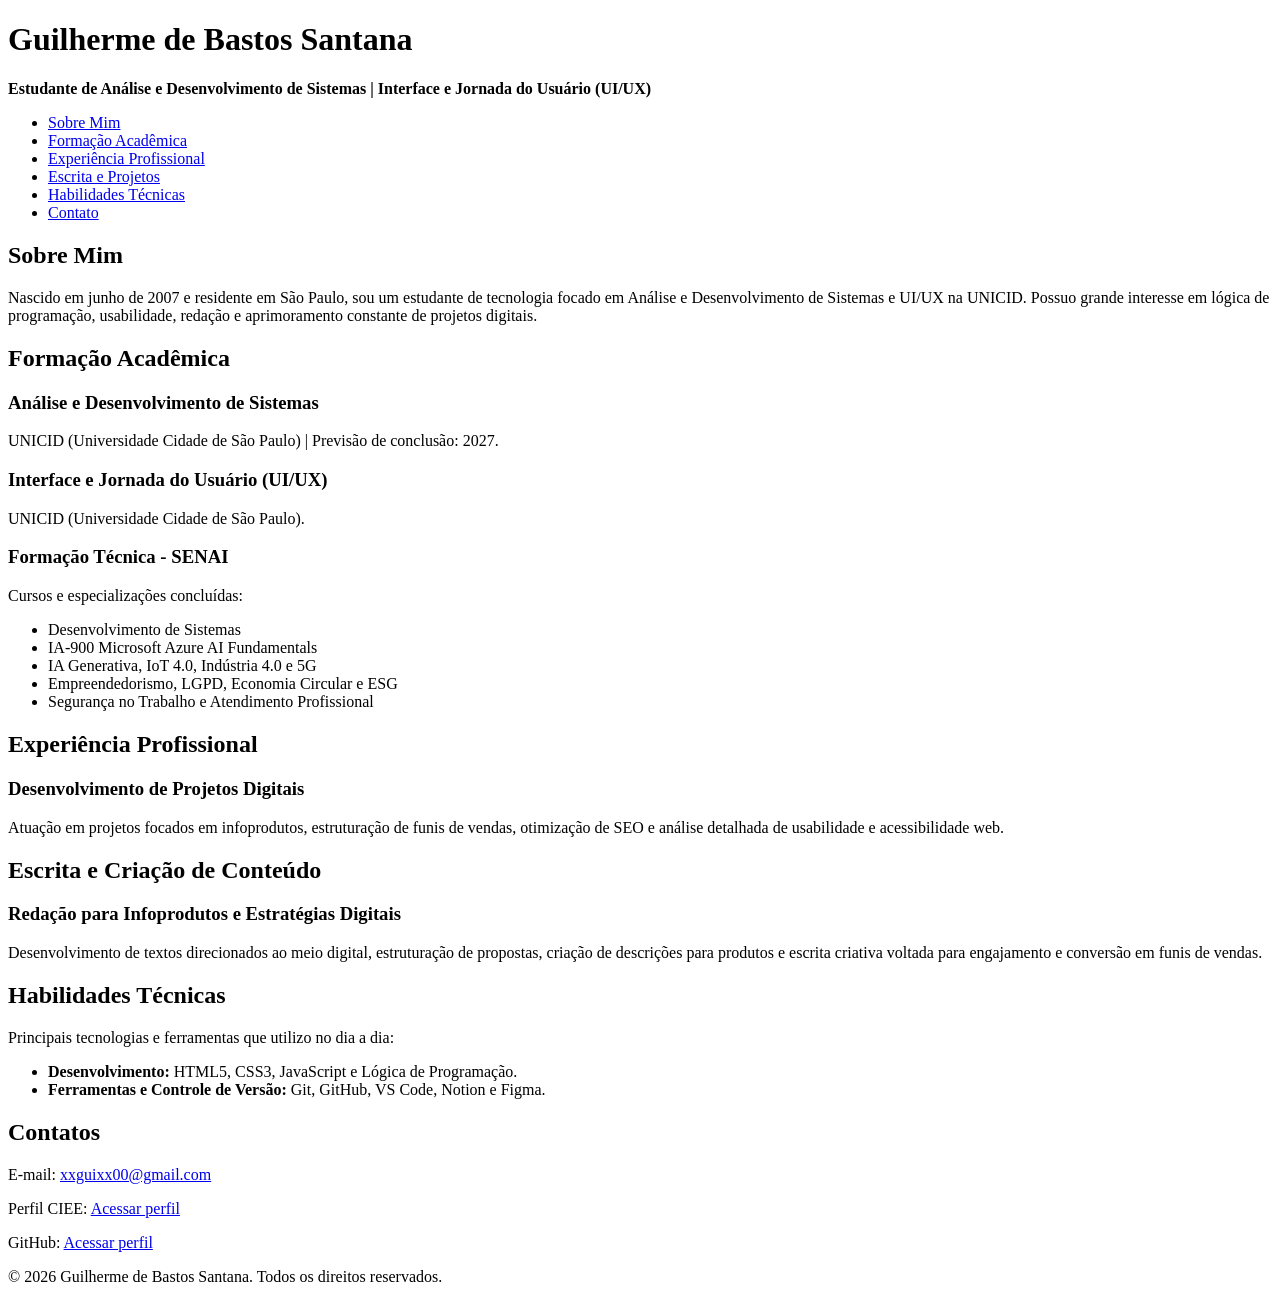
<file: AT1-paginas-HTML/index.html>
<!DOCTYPE html>
<html lang="pt-BR">
<head>
    <meta charset="UTF-8">
    <title>Perfil Profissional - Guilherme de Bastos Santana</title>
</head>
<body>

    <h1>Guilherme de Bastos Santana</h1>
    
    <p><strong>Estudante de Análise e Desenvolvimento de Sistemas | Interface e Jornada do Usuário (UI/UX)</strong></p>
    
    <ul>
        <li><a href="#sobre">Sobre Mim</a></li>
        <li><a href="#formacao">Formação Acadêmica</a></li>
        <li><a href="#experiencia">Experiência Profissional</a></li>
        <li><a href="#escrita">Escrita e Projetos</a></li>
        <li><a href="#habilidades">Habilidades Técnicas</a></li>
        <li><a href="#contato">Contato</a></li>
    </ul>

    <h2 id="sobre">Sobre Mim</h2>
    <p>Nascido em junho de 2007 e residente em São Paulo, sou um estudante de tecnologia focado em Análise e Desenvolvimento de Sistemas e UI/UX na UNICID. Possuo grande interesse em lógica de programação, usabilidade, redação e aprimoramento constante de projetos digitais.</p>

    <h2 id="formacao">Formação Acadêmica</h2>
    
    <h3>Análise e Desenvolvimento de Sistemas</h3>
    <p>UNICID (Universidade Cidade de São Paulo) | Previsão de conclusão: 2027.</p>

    <h3>Interface e Jornada do Usuário (UI/UX)</h3>
    <p>UNICID (Universidade Cidade de São Paulo).</p>

    <h3>Formação Técnica - SENAI</h3>
    <p>Cursos e especializações concluídas:</p>
    <ul>
        <li>Desenvolvimento de Sistemas</li>
        <li>IA-900 Microsoft Azure AI Fundamentals</li>
        <li>IA Generativa, IoT 4.0, Indústria 4.0 e 5G</li>
        <li>Empreendedorismo, LGPD, Economia Circular e ESG</li>
        <li>Segurança no Trabalho e Atendimento Profissional</li>
    </ul>

    <h2 id="experiencia">Experiência Profissional</h2>
    <h3>Desenvolvimento de Projetos Digitais</h3>
    <p>Atuação em projetos focados em infoprodutos, estruturação de funis de vendas, otimização de SEO e análise detalhada de usabilidade e acessibilidade web.</p>

    <h2 id="escrita">Escrita e Criação de Conteúdo</h2>
    <h3>Redação para Infoprodutos e Estratégias Digitais</h3>
    <p>Desenvolvimento de textos direcionados ao meio digital, estruturação de propostas, criação de descrições para produtos e escrita criativa voltada para engajamento e conversão em funis de vendas.</p>

    <h2 id="habilidades">Habilidades Técnicas</h2>
    <p>Principais tecnologias e ferramentas que utilizo no dia a dia:</p>
    <ul>
        <li><strong>Desenvolvimento:</strong> HTML5, CSS3, JavaScript e Lógica de Programação.</li>
        <li><strong>Ferramentas e Controle de Versão:</strong> Git, GitHub, VS Code, Notion e Figma.</li>
    </ul>

    <h2 id="contato">Contatos</h2>
    
    <p>E-mail: <a href="mailto:xxguixx00@gmail.com">xxguixx00@gmail.com</a></p>
    <p>Perfil CIEE: <a href="https://portal.ciee.org.br" target="_blank">Acessar perfil</a></p>
    <p>GitHub: <a href="https://github.com" target="_blank">Acessar perfil</a></p>

    <footer>
        <p>&copy; 2026 Guilherme de Bastos Santana. Todos os direitos reservados.</p>
    </footer>

</body>
</html>
</file>
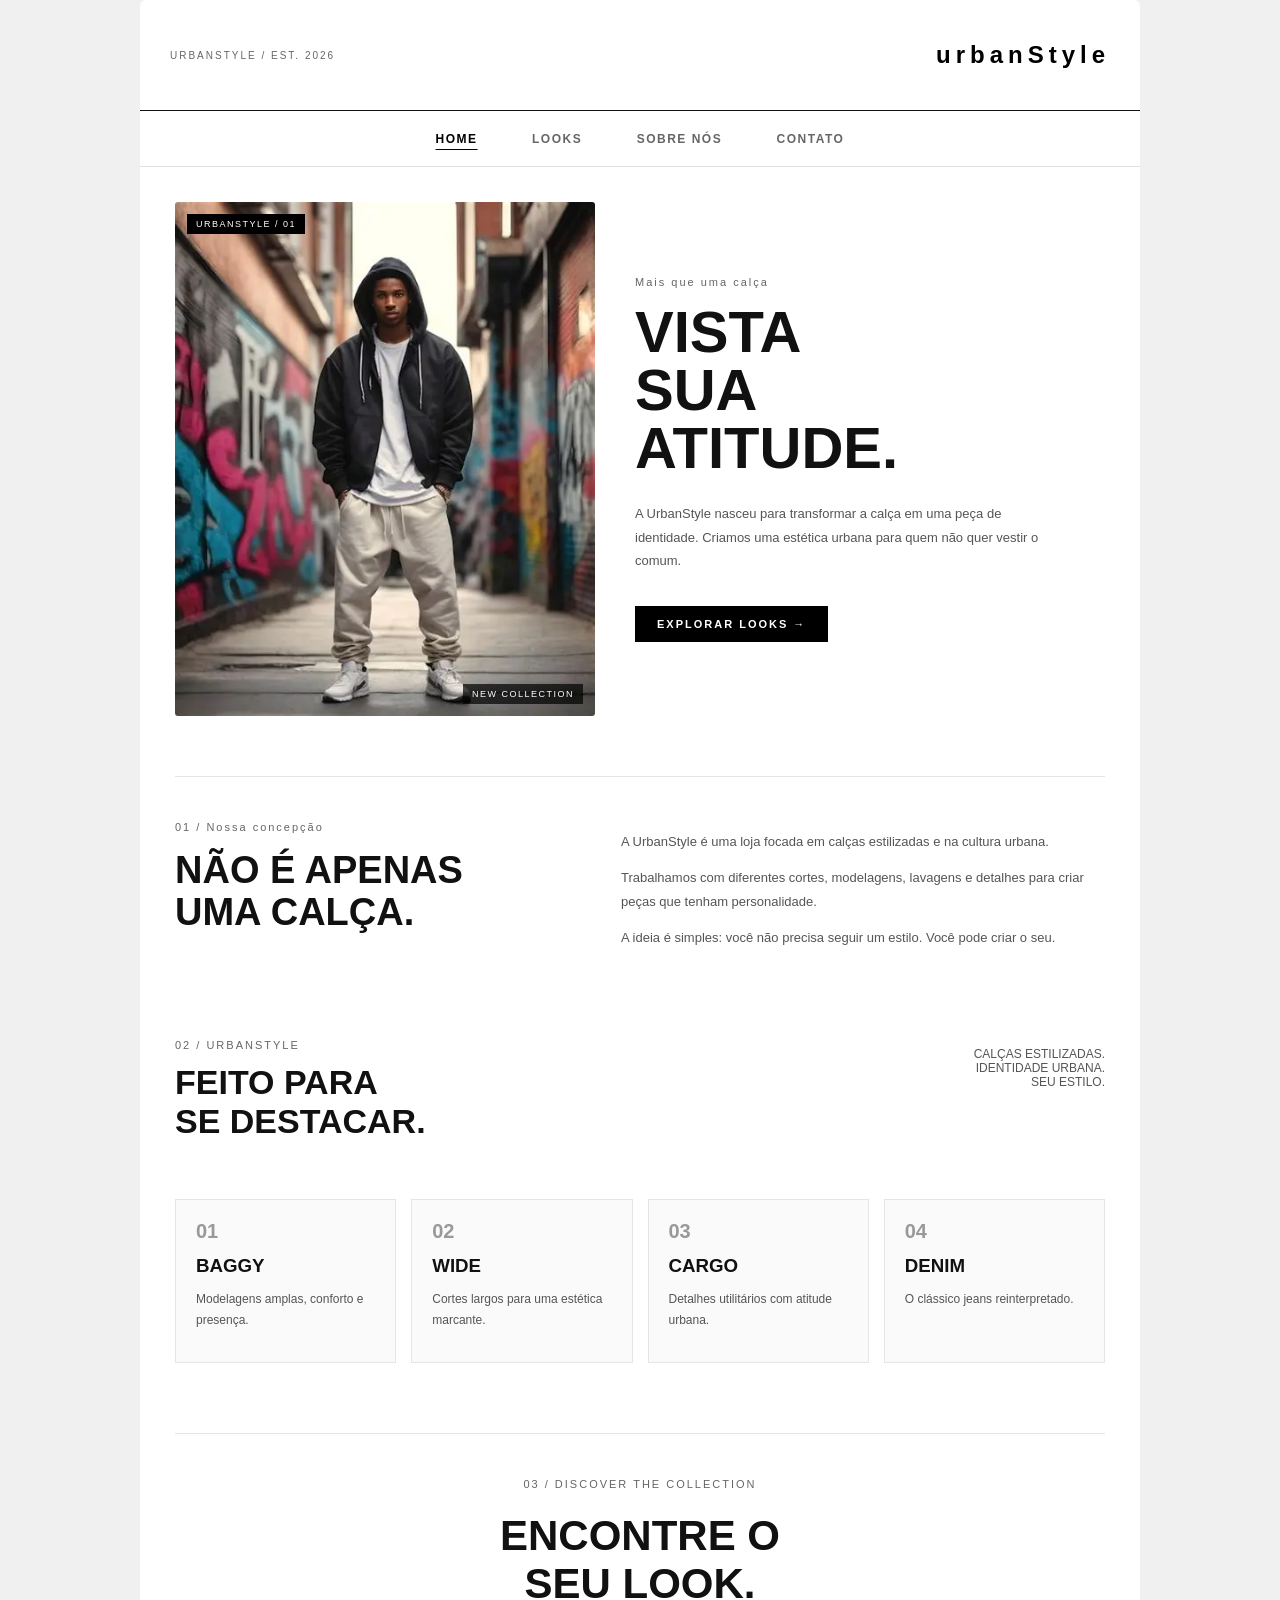
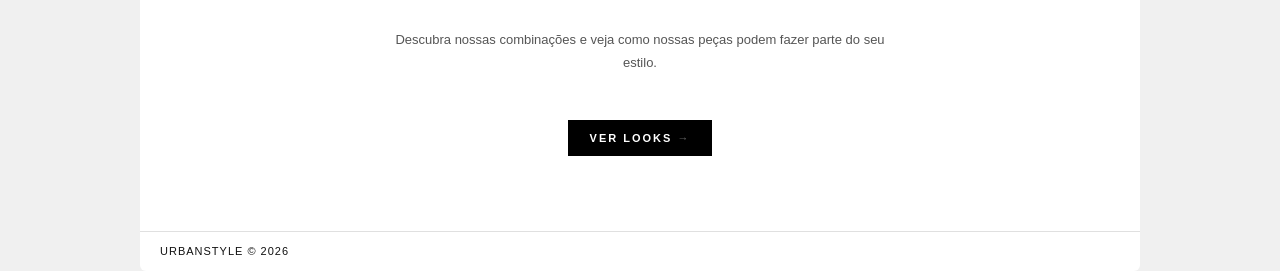
<file: AT2-Deploy-de-Site/index.html>
<!DOCTYPE html>
<html lang="pt-BR">

<head>
    <meta charset="UTF-8">
    <meta name="viewport" content="width=device-width, initial-scale=1.0">

    <link rel="stylesheet" href="css/style.css">

    <title>UrbanStyle</title>
</head>

<body>

    <!-- HEADER -->
    <header>
        <div class="header-content">

            <span class="header-label">
                URBANSTYLE / EST. 2026
            </span>

            <h1>urbanStyle</h1>

        </div>
    </header>


    <!-- MENU -->
    <nav>
        <ul>
            <li>
                <a href="index.html" class="ativo">HOME</a>
            </li>

            <li>
                <a href="looks.html">LOOKS</a>
            </li>

            <li>
                <a href="sobre.html">SOBRE NÓS</a>
            </li>

            <li>
                <a href="contato.html">CONTATO</a>
            </li>
        </ul>
    </nav>


    <main>

        <!-- HERO -->
        <section class="hero">

            <!--
                TROQUE A IMAGEM AQUI

                Exemplo:
                image/modelo.png
                image/modelo.jpg
                image/modelo.webp
            -->

            <div class="hero-image">
                <img
                    src="image/modelo.webp"
                    alt="Modelo usando UrbanStyle"
                >

                <span class="image-label">
                    URBANSTYLE / 01
                </span>

                <span class="image-side">
                    NEW COLLECTION
                </span>
            </div>


            <!-- TEXTO PRINCIPAL -->
            <div class="hero-content">

                <span class="small-title">
                   Mais que uma calça
                </span>

                <h2>
                    VISTA<br>
                    SUA<br>
                    <strong>ATITUDE.</strong>
                </h2>

                <p>
                    A UrbanStyle nasceu para transformar
                    a calça em uma peça de identidade.
                    Criamos uma estética urbana para
                    quem não quer vestir o comum.
                </p>

                <a href="looks.html" class="main-button">
                    EXPLORAR LOOKS
                    <span>→</span>
                </a>

            </div>

        </section>


        <!-- CONCEITO -->
        <section class="concept">

            <div class="concept-title">

                <span>01 / Nossa concepção</span>

                <h2>
                    NÃO É APENAS<br>
                    UMA <strong>CALÇA.</strong>
                </h2>

            </div>


            <div class="concept-text">

                <p>
                    A UrbanStyle é uma loja focada em
                    calças estilizadas e na cultura urbana.
                </p>

                <p>
                    Trabalhamos com diferentes cortes,
                    modelagens, lavagens e detalhes para
                    criar peças que tenham personalidade.
                </p>

                <p>
                    A ideia é simples: você não precisa
                    seguir um estilo. Você pode criar o seu.
                </p>

            </div>

        </section>


        <!-- DESTAQUES -->
        <section class="highlights">

            <div class="highlights-header">

                <div>
                    <span>02 / URBANSTYLE</span>

                    <h2>
                        FEITO PARA<br>
                        <strong>SE DESTACAR.</strong>
                    </h2>
                </div>

                <p>
                    CALÇAS ESTILIZADAS.<br>
                    IDENTIDADE URBANA.<br>
                    SEU ESTILO.
                </p>

            </div>


            <div class="highlight-grid">

                <div class="highlight-item">

                    <span>01</span>

                    <h3>
                        BAGGY
                    </h3>

                    <p>
                        Modelagens amplas,
                        conforto e presença.
                    </p>

                </div>


                <div class="highlight-item">

                    <span>02</span>

                    <h3>
                        WIDE
                    </h3>

                    <p>
                        Cortes largos para
                        uma estética marcante.
                    </p>

                </div>


                <div class="highlight-item">

                    <span>03</span>

                    <h3>
                        CARGO
                    </h3>

                    <p>
                        Detalhes utilitários
                        com atitude urbana.
                    </p>

                </div>


                <div class="highlight-item">

                    <span>04</span>

                    <h3>
                        DENIM
                    </h3>

                    <p>
                        O clássico jeans
                        reinterpretado.
                    </p>

                </div>

            </div>

        </section>


        <!-- CHAMADA PARA LOOKS -->
        <section class="looks-call">

            <span>
                03 / DISCOVER THE COLLECTION
            </span>

            <h2>
                ENCONTRE O<br>
                SEU <strong>LOOK.</strong>
            </h2>

            <p>
                Descubra nossas combinações
                e veja como nossas peças
                podem fazer parte do seu estilo.
            </p>

            <a href="looks.html" class="outline-button">
                VER LOOKS
                <span>→</span>
            </a>

        </section>

    </main>


    <!-- FOOTER -->
    <footer>

        <span>
            URBANSTYLE © 2026
        </span>
    </footer>

</body>
</html>
</file>
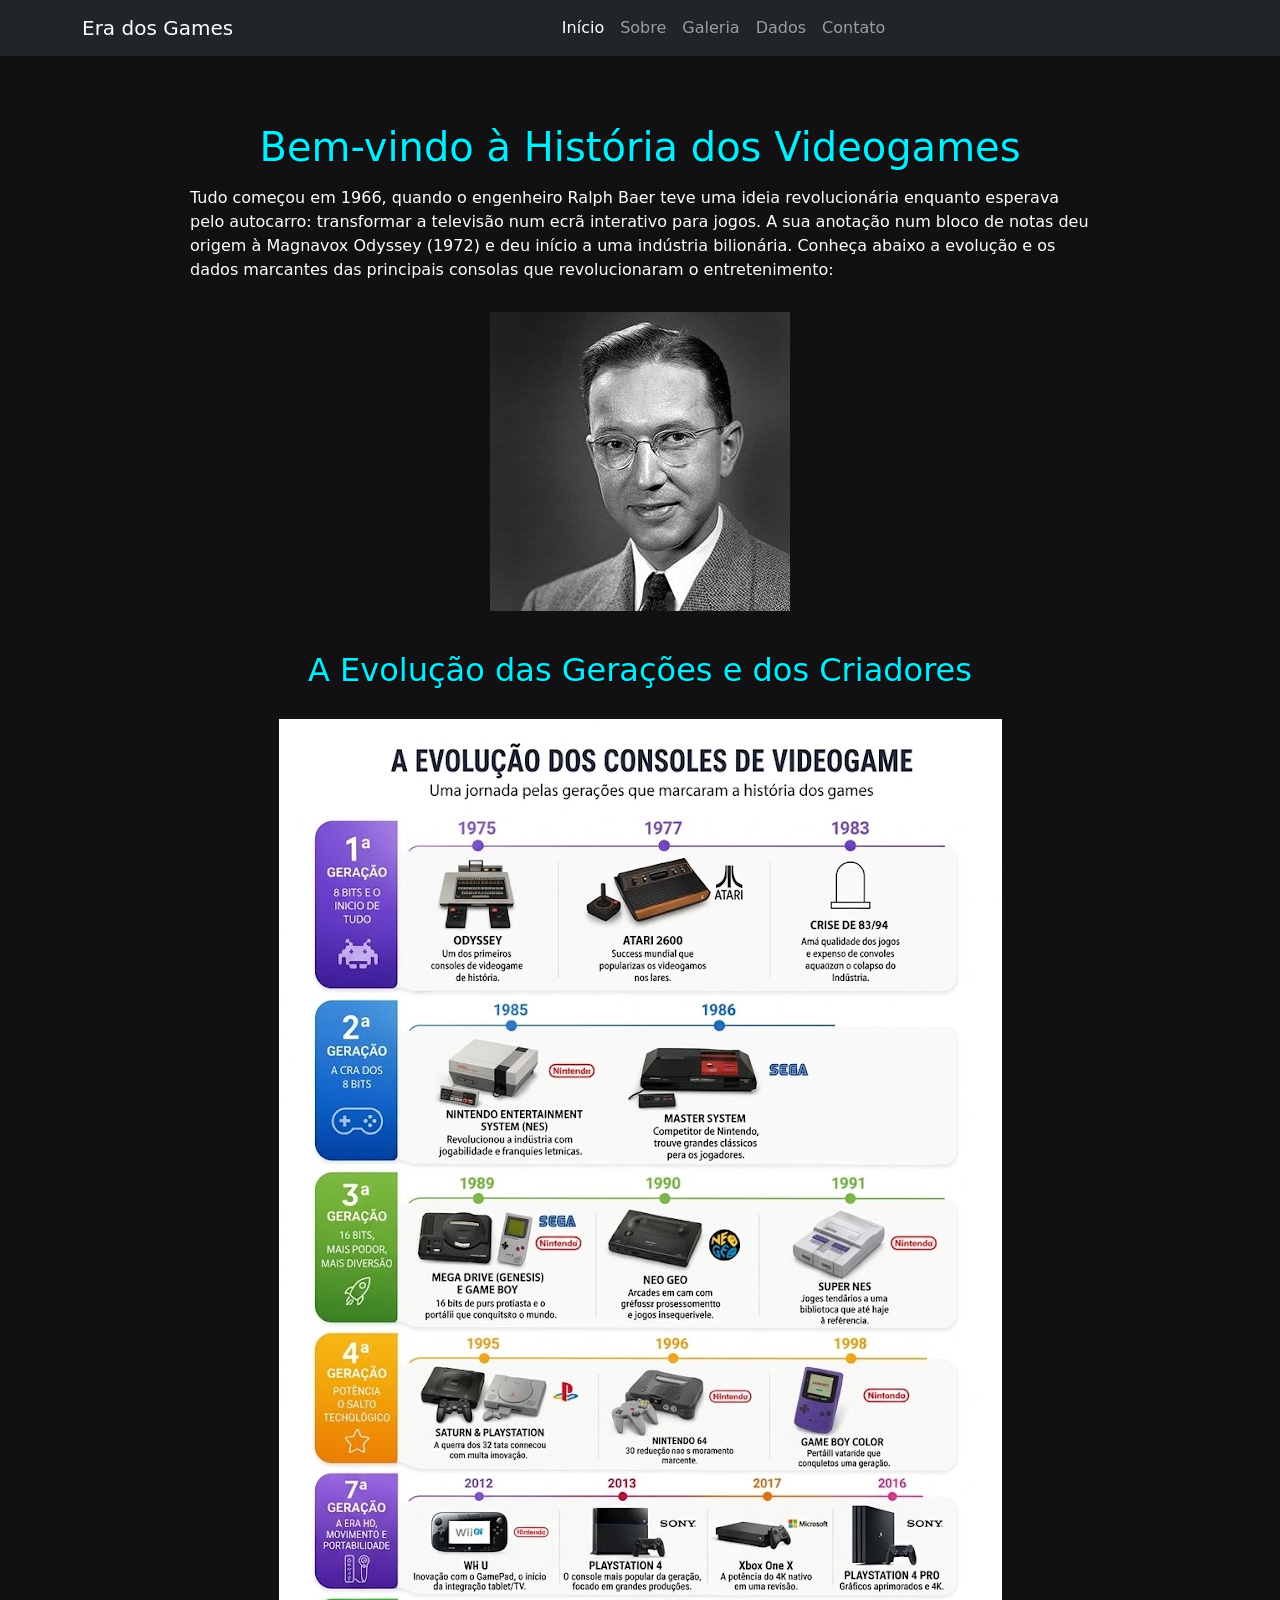
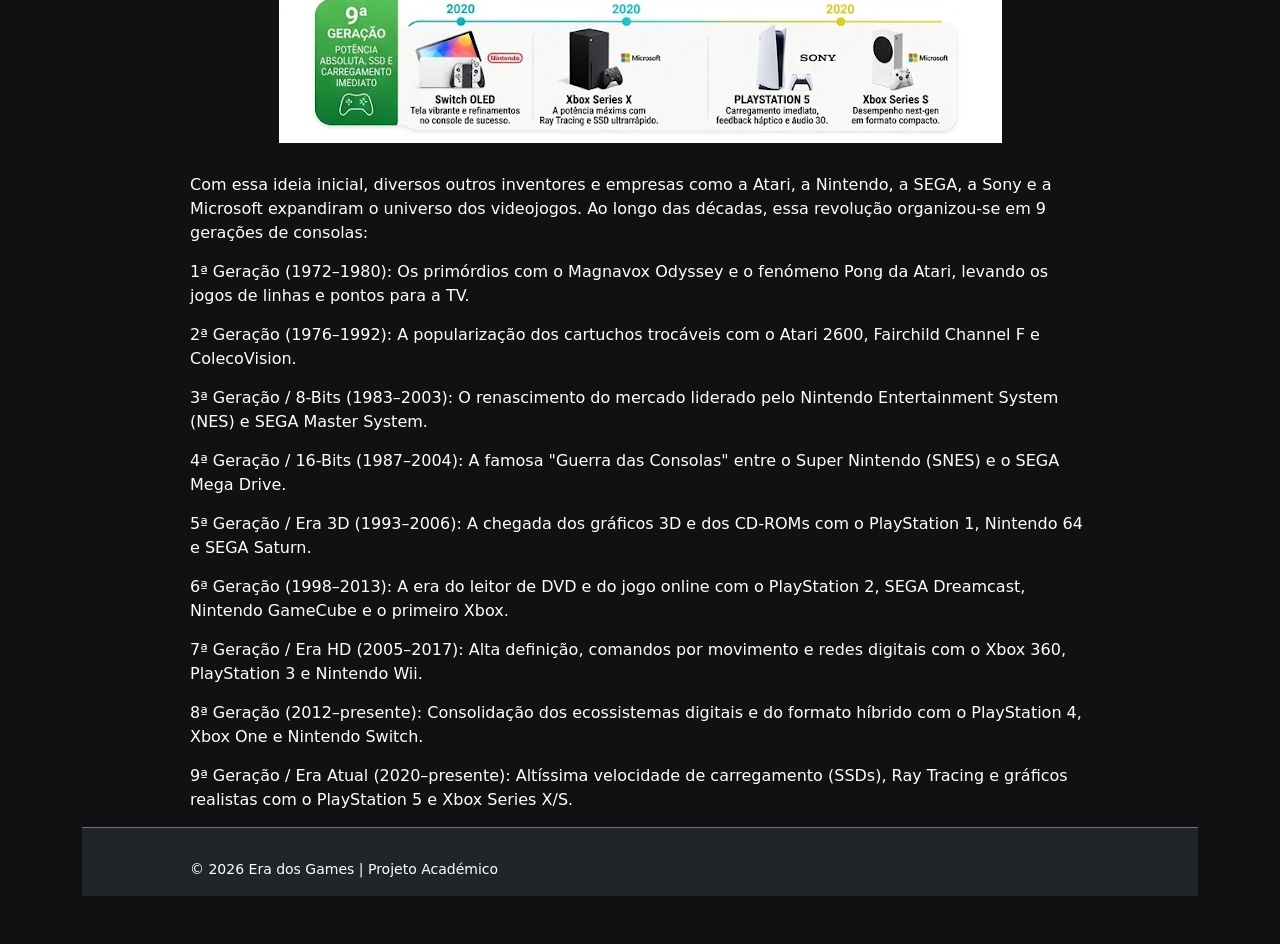
<file: AT4-Site-Multi-Paginas-Boostrap/index.html>
<!DOCTYPE html>
<html lang="pt-br">
    <head>
        <meta charset="UTF-8">
        <meta name="viewport" content="width=device-width, initial-scale=1.0">
        <title>A Era dos Games: A Evolução dos Videogames</title>
        <link href="https://cdn.jsdelivr.net/npm/bootstrap@5.3.3/dist/css/bootstrap.min.css" rel="stylesheet" integrity="sha384-QWTKZyjpPEjISv5WaRU9OFeRpok6YctnYmDr5pNlyT2bRjXh0JMhjY6hW+ALEwIH" crossorigin="anonymous">
        <link rel="stylesheet" href="css/style.css">
    </head>
    <body>
        
<header>
<nav class="navbar navbar-expand-lg navbar-dark bg-dark fixed-top">
<div class="container">
<a class="navbar-brand" href="index.html"> Era dos Games</a>
        
<button class="navbar-toggler" type="button" data-bs-toggle="collapse" data-bs-target="#navbarNav">
<span class="navbar-toggler-icon"></span>
</button>
        
<div class="collapse navbar-collapse" id="navbarNav">

<ul class="navbar-nav ms-auto">
     <li class="nav-item"><a class="nav-link active" href="index.html">Início</a></li>
    <li class="nav-item"><a class="nav-link" href="sobre.html">Sobre</a></li>
    <li class="nav-item"><a class="nav-link" href="galeria.html">Galeria</a></li>
    <li class="nav-item"><a class="nav-link" href="dados.html">Dados</a></li>
    <li class="nav-item"><a class="nav-link" href="contato.html">Contato</a></li>
 </ul>

        </div>
        </div>
    </nav>
</header>
        
<main class="container my-5">
    <h1>Bem-vindo à História dos Videogames</h1>
    <P>Tudo começou em 1966, quando o engenheiro Ralph Baer teve uma ideia revolucionária enquanto esperava pelo autocarro: transformar a televisão num ecrã interativo para jogos. A sua anotação num bloco de notas deu origem à Magnavox Odyssey (1972) e deu início a uma indústria bilionária.
Conheça abaixo a evolução e os dados marcantes das principais consolas que revolucionaram o entretenimento:</P>
    <img src="img/Willy Higinbotam.jpeg" alt="">
   <section class="historia-jogos">

<h2 class="subtitulo-destaque">A Evolução das Gerações e dos Criadores</h2>

            <img src="img/geração.jpg" alt="">
            
    <p>Com essa ideia inicial, diversos outros inventores e empresas  como a Atari, a Nintendo, a SEGA, a Sony e a Microsoft  expandiram o universo dos videojogos. Ao longo das décadas, essa revolução organizou-se em 9 gerações de consolas:</p>

    <p>1ª Geração (1972–1980): Os primórdios com o Magnavox Odyssey e o fenómeno Pong da Atari, levando os jogos de linhas e pontos para a TV.</p>

    <p>2ª Geração (1976–1992): A popularização dos cartuchos trocáveis com o Atari 2600, Fairchild Channel F e ColecoVision.</p>
    
    <p>3ª Geração / 8-Bits (1983–2003): O renascimento do mercado liderado pelo Nintendo Entertainment System (NES) e SEGA Master System.</p>

    <p>4ª Geração / 16-Bits (1987–2004): A famosa "Guerra das Consolas" entre o Super Nintendo (SNES) e o SEGA Mega Drive.</p>

    <p>5ª Geração / Era 3D (1993–2006): A chegada dos gráficos 3D e dos CD-ROMs com o PlayStation 1, Nintendo 64 e SEGA Saturn.</p>

    <p>6ª Geração (1998–2013): A era do leitor de DVD e do jogo online com o PlayStation 2, SEGA Dreamcast, Nintendo GameCube e o primeiro Xbox.</p>

    <p>7ª Geração / Era HD (2005–2017): Alta definição, comandos por movimento e redes digitais com o Xbox 360, PlayStation 3 e Nintendo Wii.</p>

    <p>8ª Geração (2012–presente): Consolidação dos ecossistemas digitais e do formato híbrido com o PlayStation 4, Xbox One e Nintendo Switch.</p>

    <p>9ª Geração / Era Atual (2020–presente): Altíssima velocidade de carregamento (SSDs), Ray Tracing e gráficos realistas com o PlayStation 5 e Xbox Series X/S.</p>
</section>
        
<footer class="bg-dark text-white-50 py-3 border-top border-secondary text-center">
    <div class="container">
        <p class="small mb-0">&copy; 2026 Era dos Games | Projeto Académico</p>
    </div>
</footer>

  <script src="https://cdn.jsdelivr.net/npm/bootstrap@5.3.3/dist/js/bootstrap.bundle.min.js" integrity="sha384-YvpcrYf0tY3lHB60NNkmXc5s9fDVZLESaAA55NDzOxhy9GkcIdslK1eN7N6jIeHz" crossorigin="anonymous"></script>

</body>
</html>
</file>
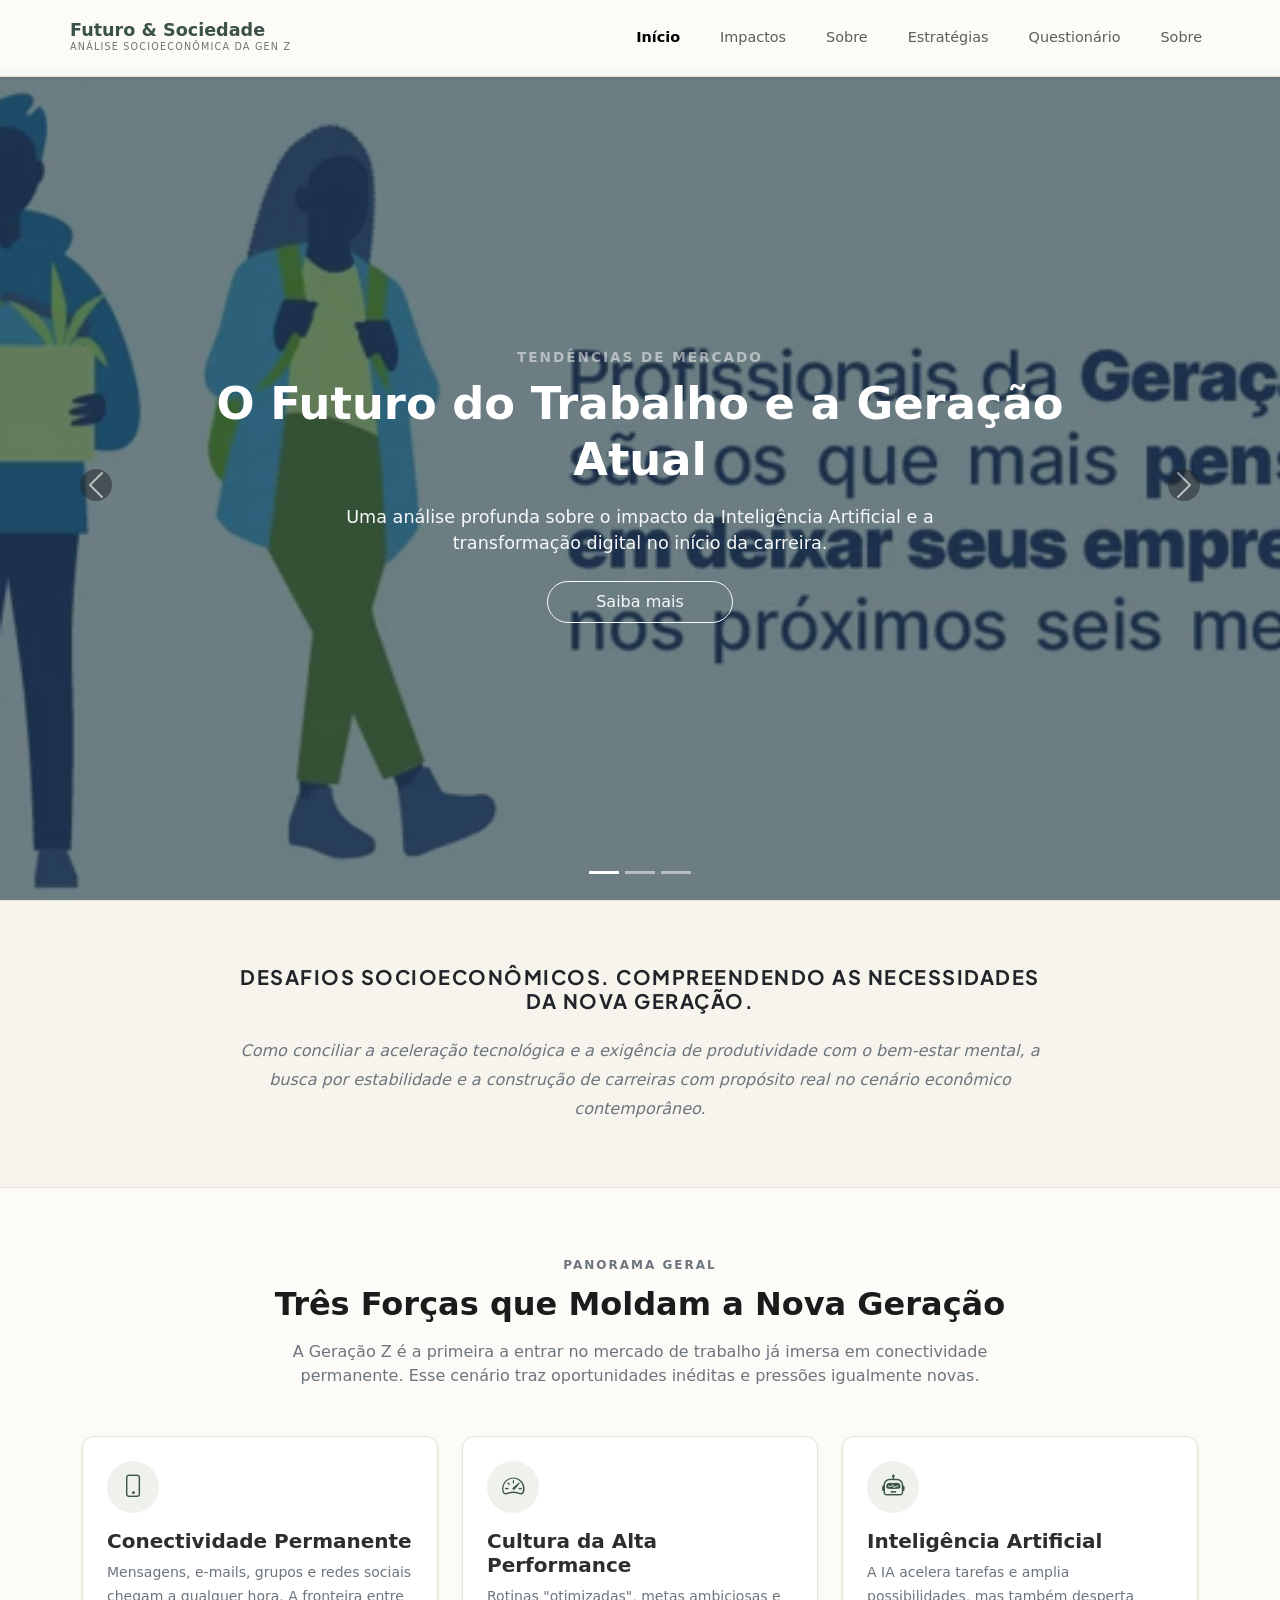
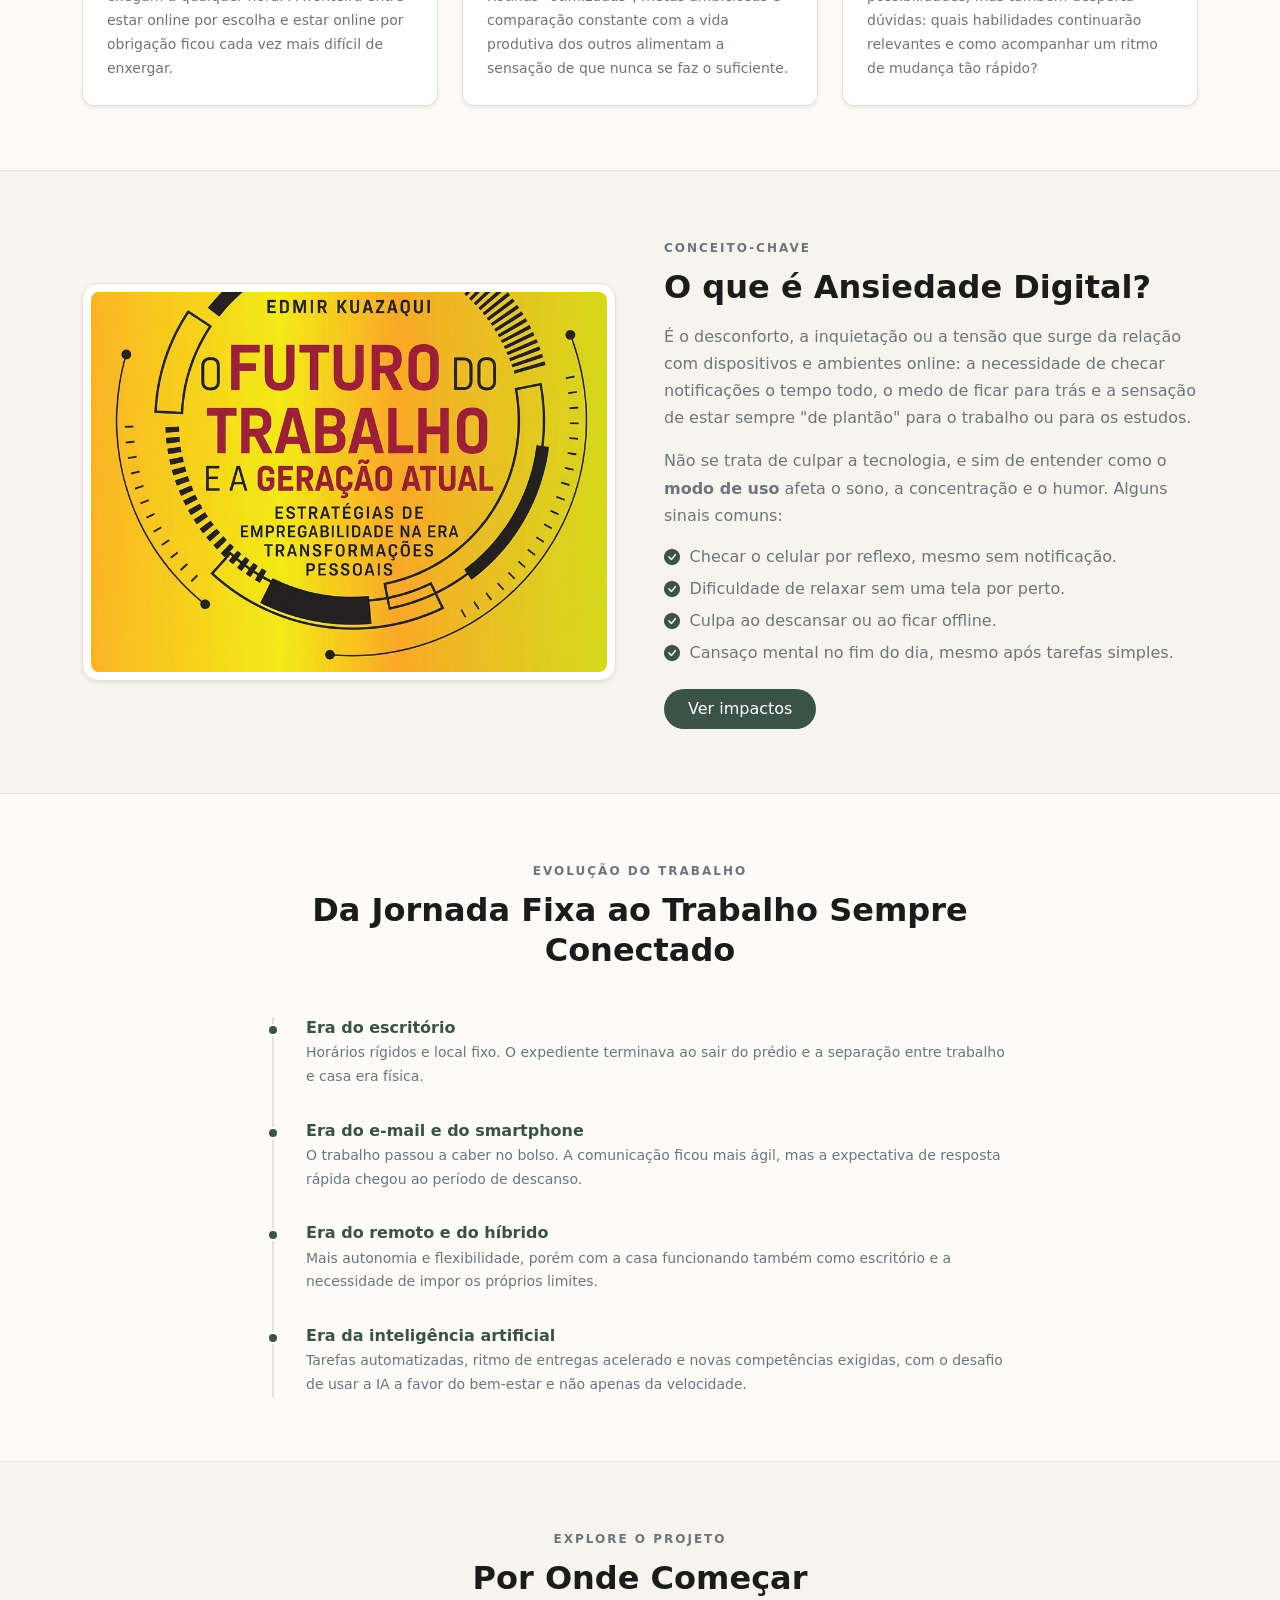
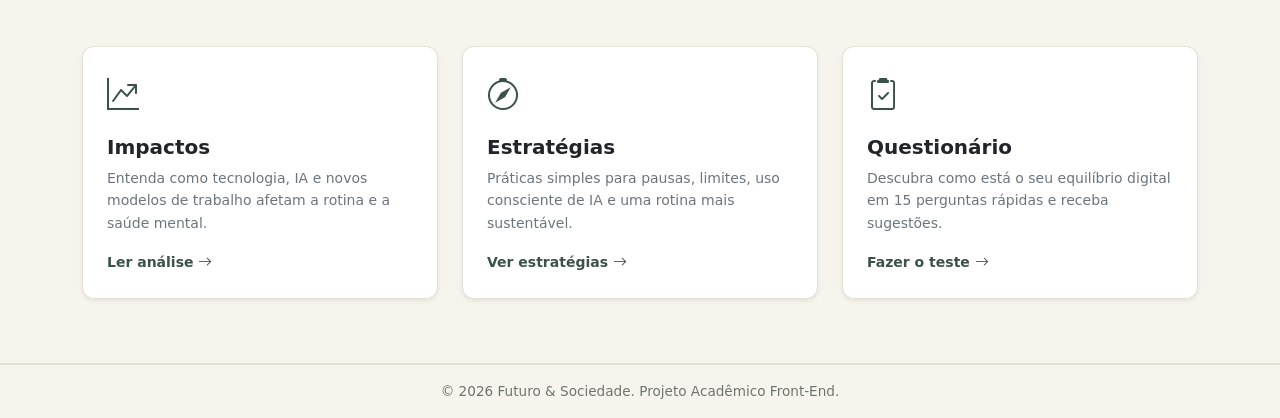
<file: AT5-Front-End-copilotado-com-IA/index.html>
<!DOCTYPE html>
<html lang="pt-BR">
<head>
    <meta charset="UTF-8">
    <meta content="width=device-width, initial-scale=1.0" name="viewport"/><meta content="Análise socioeconômica da Geração Z: como a IA, a produtividade e a hiperconectividade afetam o início da carreira e o bem-estar." name="description"/><script>(function(){try{var t=localStorage.getItem('tema-preferido');if(t!=='dark'&&t!=='light'){t=window.matchMedia&&window.matchMedia('(prefers-color-scheme: dark)').matches?'dark':'light';}document.documentElement.setAttribute('data-bs-theme',t);}catch(e){}})();</script>
    <meta name="viewport" content="width=device-width, initial-scale=1.0">
    <title>GenZ & Futuro do Trabalho | Análise Socioeconômica</title>

    <link href="https://cdn.jsdelivr.net/npm/bootstrap@5.3.3/dist/css/bootstrap.min.css" rel="stylesheet">
    <link rel="stylesheet" href="https://cdn.jsdelivr.net/npm/bootstrap-icons@1.11.3/font/bootstrap-icons.min.css">
    
    <link rel="preconnect" href="https://fonts.googleapis.com">
    <link rel="preconnect" href="https://fonts.gstatic.com" crossorigin>
    <link href="https://fonts.googleapis.com/css2?family=Cinzel:wght@400;600&family=Plus+Jakarta+Sans:wght@300;400;500;600&display=swap" rel="stylesheet">

    <link rel="stylesheet" href="css/style.css">
</head>
<body class="d-flex flex-column min-vh-100">
    <header class="header-nav fixed-top shadow-sm">
        <nav class="navbar navbar-expand-lg container py-3">
            <a class="navbar-brand d-flex align-items-center gap-2" href="index.html">
                <div class="d-flex flex-column">
                    <span class="brand-title">Futuro & Sociedade</span>
                    <span class="brand-sub" style="font-size: 0.6rem; letter-spacing: 1.2px; color: #6c756d;">ANÁLISE SOCIOECONÔMICA DA GEN Z</span>
                </div>
            </a>
            <button class="navbar-toggler border-0" type="button" data-bs-toggle="collapse" data-bs-target="#navContent" aria-controls="navContent" aria-expanded="false" aria-label="Alternar navegação">
                <span class="navbar-toggler-icon"></span>
            </button>
            <div class="collapse navbar-collapse" id="navContent">
                <ul class="navbar-nav ms-auto align-items-lg-center gap-lg-4">
                    <li class="nav-item"><a class="nav-link active" href="index.html">Início</a></li>
                    <li class="nav-item"><a class="nav-link" href="impactos.html">Impactos</a></li>
                    <li class="nav-item"><a class="nav-link" href="dados.html">Sobre</a></li>
                    <li class="nav-item"><a class="nav-link" href="estrategias.html">Estratégias</a></li>
                    <li class="nav-item"><a class="nav-link" href="questionario.html">Questionário</a></li>
                    <li class="nav-item"><a class="nav-link" href="sobre.html">Sobre</a></li>
                </ul>
            </div>
        </nav>
    </header>
    <main class="flex-grow-1 p-0" style="margin-top: 70px;">
        <!-- Carrossel de Imagens Full Screen -->
        <div id="heroCarousel" class="carousel slide w-100" data-bs-ride="carousel">   
            <div class="carousel-indicators">
                <button type="button" data-bs-target="#heroCarousel" data-bs-slide-to="0" class="active" aria-current="true" aria-label="Slide 1"></button>
                <button type="button" data-bs-target="#heroCarousel" data-bs-slide-to="1" aria-label="Slide 2"></button>
                <button type="button" data-bs-target="#heroCarousel" data-bs-slide-to="2" aria-label="Slide 3"></button>
            </div>
            <div class="carousel-inner">
                <div class="carousel-item active" data-bs-interval="5000">
                    <img src="img/carrosel1.webp" class="d-block w-100 object-fit-cover" style="height: calc(100vh - 70px); filter: brightness(0.85);" alt="O Futuro do Trabalho">
                    <div class="carousel-caption d-flex flex-column align-items-center justify-content-center h-100 top-0 start-0 end-0 bottom-0 p-4" style="background: rgba(0, 0, 0, 0.4);">
                        <span class="text-uppercase fw-semibold text-white-50 mb-2" style="font-size: 0.85rem; letter-spacing: 2px;">TENDÊNCIAS DE MERCADO</span>
                        <h1 class="hero-title text-white mb-3" style="max-width: 850px; font-size: 2.8rem;">O Futuro do Trabalho e a Geração Atual</h1>
                        <p class="text-light mb-4" style="max-width: 650px; font-size: 1.1rem;">
                            Uma análise profunda sobre o impacto da Inteligência Artificial e a transformação digital no início da carreira.
                        </p>
                        <a href="impactos.html" class="btn btn-outline-light px-5 py-2 rounded-pill fw-medium">Saiba mais</a>
                    </div>
                </div>
                <div class="carousel-item" data-bs-interval="5000">
                    <img src="img/carrosel2.jpeg" class="d-block w-100 object-fit-cover" style="height: calc(100vh - 70px); filter: brightness(0.85);" alt="Mudanças Estruturais">
                    <div class="carousel-caption d-flex flex-column align-items-center justify-content-center h-100 top-0 start-0 end-0 bottom-0 p-4" style="background: rgba(0, 0, 0, 0.4);">
                        <span class="text-uppercase fw-semibold text-white-50 mb-2" style="font-size: 0.85rem; letter-spacing: 2px;">MUDANÇAS ESTRUTURAIS</span>
                        <h1 class="hero-title text-white mb-3" style="max-width: 850px; font-size: 2.8rem;">O Futuro do Trabalho e as Diferentes Gerações</h1>
                        <p class="text-light mb-4" style="max-width: 650px; font-size: 1.1rem;">
                                Descobre como o trabalho remoto e a autonomia redefinem as prioridades e a rotina dos profissionais da Geração Z.
                        </p>
                        <a href="impactos.html" class="btn btn-outline-light px-5 py-2 rounded-pill fw-medium">Saiba mais</a>
                    </div>
                </div>
                <div class="carousel-item" data-bs-interval="5000">
                    <img src="img/carrosel3.jpeg" class="d-block w-100 object-fit-cover" style="height: calc(100vh - 70px); filter: brightness(0.85);" alt="Saúde e Propósito">
                    <div class="carousel-caption d-flex flex-column align-items-center justify-content-center h-100 top-0 start-0 end-0 bottom-0 p-4" style="background: rgba(0, 0, 0, 0.4);">
                        <span class="text-uppercase fw-semibold text-white-50 mb-2" style="font-size: 0.85rem; letter-spacing: 2px;">BEM-ESTAR E CARREIRA</span>
                        <h1 class="hero-title text-white mb-3" style="max-width: 850px; font-size: 2.8rem;">Saúde Mental e Equilíbrio</h1>
                        <p class="text-light mb-4" style="max-width: 650px; font-size: 1.1rem;">
                            A rejeição ao esgotamento precoce e a busca por um ecossistema profissional mais humano e sustentável.
                        </p>
                        <a href="impactos.html" class="btn btn-outline-light px-5 py-2 rounded-pill fw-medium">Saiba mais</a>
                    </div>
                </div>
            </div>
            <button class="carousel-control-prev" type="button" data-bs-target="#heroCarousel" data-bs-slide="prev">
                <span class="carousel-control-prev-icon bg-dark rounded-circle p-3" aria-hidden="true"></span>
                <span class="visually-hidden">Anterior</span>
            </button>
            <button class="carousel-control-next" type="button" data-bs-target="#heroCarousel" data-bs-slide="next">
                <span class="carousel-control-next-icon bg-dark rounded-circle p-3" aria-hidden="true"></span>
                <span class="visually-hidden">Próximo</span>
            </button>
        </div>
        <section class="py-5 bg-warm-white border-y-beige text-center">
            <div class="container py-3">
                <div class="row justify-content-center">
                    <div class="col-lg-9">
                        <h2 class="text-uppercase fw-bold text-dark mb-4" style="letter-spacing: 1.5px; font-size: 1.25rem; font-family: 'Plus Jakarta Sans', sans-serif;">
                            DESAFIOS SOCIOECONÔMICOS. COMPREENDENDO AS NECESSIDADES DA NOVA GERAÇÃO.
                        </h2>
                        <p class="fst-italic text-secondary mb-0" style="font-size: 1rem; line-height: 1.8; max-width: 800px; margin: 0 auto;">
                            Como conciliar a aceleração tecnológica e a exigência de produtividade com o bem-estar mental, a busca por estabilidade e a construção de carreiras com propósito real no cenário econômico contemporâneo.
                        </p>
                    </div>
                </div>
            </div>
        </section>
        <section class="py-5">
            <div class="container py-3">
                <div class="text-center mb-5">
                    <span class="eyebrow">PANORAMA GERAL</span>
                    <h2 class="hero-title fs-2 mt-2">Três Forças que Moldam a Nova Geração</h2>
                    <p class="text-secondary mx-auto mt-3" style="max-width: 700px;">
                        A Geração Z é a primeira a entrar no mercado de trabalho já imersa em conectividade permanente. Esse cenário traz oportunidades inéditas e pressões igualmente novas.
                    </p>
                </div>
                <div class="row g-4">
                    <div class="col-md-4">
                        <div class="card-custom card-hover p-4 h-100 bg-white shadow-sm">
                            <span class="icon-circle mb-3"><i class="bi bi-phone"></i></span>
                            <h3 class="h5 fw-bold mb-2">Conectividade Permanente</h3>
                            <p class="text-secondary small mb-0" style="line-height: 1.7;">
                                Mensagens, e-mails, grupos e redes sociais chegam a qualquer hora. A fronteira entre estar online por escolha e estar online por obrigação ficou cada vez mais difícil de enxergar.
                            </p>
                        </div>
                    </div>
                    <div class="col-md-4">
                        <div class="card-custom card-hover p-4 h-100 bg-white shadow-sm">
                            <span class="icon-circle mb-3"><i class="bi bi-speedometer2"></i></span>
                            <h3 class="h5 fw-bold mb-2">Cultura da Alta Performance</h3>
                            <p class="text-secondary small mb-0" style="line-height: 1.7;">
                                Rotinas "otimizadas", metas ambiciosas e comparação constante com a vida produtiva dos outros alimentam a sensação de que nunca se faz o suficiente.
                            </p>
                        </div>
                    </div>
                    <div class="col-md-4">
                        <div class="card-custom card-hover p-4 h-100 bg-white shadow-sm">
                            <span class="icon-circle mb-3"><i class="bi bi-robot"></i></span>
                            <h3 class="h5 fw-bold mb-2">Inteligência Artificial</h3>
                            <p class="text-secondary small mb-0" style="line-height: 1.7;">
                                A IA acelera tarefas e amplia possibilidades, mas também desperta dúvidas: quais habilidades continuarão relevantes e como acompanhar um ritmo de mudança tão rápido?
                            </p>
                        </div>
                    </div>
                </div>
            </div>
        </section>
        <section class="py-5 bg-warm-white border-y-beige">
            <div class="container py-lg-3">
                <div class="row align-items-center g-5">
                    <div class="col-lg-6">
                        <div class="card-custom p-2 bg-white shadow-sm border-beige overflow-hidden rounded-4">
                            <img src="img/carrosel3.jpeg" alt="Ansiedade digital e bem-estar" class="img-fluid rounded-3 w-100" style="height: 380px; object-fit: cover;">
                        </div>
                    </div>
                    <div class="col-lg-6">
                        <span class="eyebrow">CONCEITO-CHAVE</span>
                        <h2 class="hero-title fs-2 mt-2 mb-3">O que é Ansiedade Digital?</h2>
                        <p class="text-secondary mb-3" style="line-height: 1.7;">
                            É o desconforto, a inquietação ou a tensão que surge da relação com dispositivos e ambientes online: a necessidade de checar notificações o tempo todo, o medo de ficar para trás e a sensação de estar sempre "de plantão" para o trabalho ou para os estudos.
                        </p>
                        <p class="text-secondary mb-3" style="line-height: 1.7;">
                            Não se trata de culpar a tecnologia, e sim de entender como o <strong>modo de uso</strong> afeta o sono, a concentração e o humor. Alguns sinais comuns:
                        </p>
                        <ul class="lista-check text-secondary mb-4">
                            <li>Checar o celular por reflexo, mesmo sem notificação.</li>
                            <li>Dificuldade de relaxar sem uma tela por perto.</li>
                            <li>Culpa ao descansar ou ao ficar offline.</li>
                            <li>Cansaço mental no fim do dia, mesmo após tarefas simples.</li>
                        </ul>
                        <a href="impactos.html" class="btn btn-dark px-4 py-2 rounded-pill fw-medium" style="background-color: #3b5249; border: none;">Ver impactos</a>
                    </div>
                </div>
            </div>
        </section>
        <section class="py-5">
            <div class="container py-3">
                <div class="row justify-content-center">
                    <div class="col-lg-8">
                        <div class="text-center mb-5">
                            <span class="eyebrow">EVOLUÇÃO DO TRABALHO</span>
                            <h2 class="hero-title fs-2 mt-2">Da Jornada Fixa ao Trabalho Sempre Conectado</h2>
                        </div>
                        <div class="timeline">
                            <div class="timeline-item">
                                <h3 class="h6 fw-bold texto-verde mb-1">Era do escritório</h3>
                                <p class="text-secondary small mb-0" style="line-height: 1.7;">Horários rígidos e local fixo. O expediente terminava ao sair do prédio e a separação entre trabalho e casa era física.</p>
                            </div>
                            <div class="timeline-item">
                                <h3 class="h6 fw-bold texto-verde mb-1">Era do e-mail e do smartphone</h3>
                                <p class="text-secondary small mb-0" style="line-height: 1.7;">O trabalho passou a caber no bolso. A comunicação ficou mais ágil, mas a expectativa de resposta rápida chegou ao período de descanso.</p>
                            </div>
                            <div class="timeline-item">
                                <h3 class="h6 fw-bold texto-verde mb-1">Era do remoto e do híbrido</h3>
                                <p class="text-secondary small mb-0" style="line-height: 1.7;">Mais autonomia e flexibilidade, porém com a casa funcionando também como escritório e a necessidade de impor os próprios limites.</p>
                            </div>
                            <div class="timeline-item mb-0">
                                <h3 class="h6 fw-bold texto-verde mb-1">Era da inteligência artificial</h3>
                                <p class="text-secondary small mb-0" style="line-height: 1.7;">Tarefas automatizadas, ritmo de entregas acelerado e novas competências exigidas, com o desafio de usar a IA a favor do bem-estar e não apenas da velocidade.</p>
                            </div>
                        </div>
                    </div>
                </div>
            </div>
        </section>
        <section class="py-5 bg-warm-white border-y-beige">
            <div class="container py-3">
                <div class="text-center mb-5">
                    <span class="eyebrow">EXPLORE O PROJETO</span>
                    <h2 class="hero-title fs-2 mt-2">Por Onde Começar</h2>
                </div>

                <div class="row g-4">
                    <div class="col-md-4">
                        <a href="impactos.html" class="text-decoration-none">
                            <div class="card-custom card-hover p-4 h-100 bg-white shadow-sm">
                                <div class="texto-verde fs-2 mb-3"><i class="bi bi-graph-up-arrow"></i></div>
                                <h3 class="h5 fw-bold text-dark mb-2">Impactos</h3>
                                <p class="text-secondary small mb-3" style="line-height: 1.6;">Entenda como tecnologia, IA e novos modelos de trabalho afetam a rotina e a saúde mental.</p>
                                <span class="texto-verde fw-semibold small">Ler análise <i class="bi bi-arrow-right"></i></span>
                            </div>
                        </a>
                    </div>
                    <div class="col-md-4">
                        <a href="estrategias.html" class="text-decoration-none">
                            <div class="card-custom card-hover p-4 h-100 bg-white shadow-sm">
                                <div class="texto-verde fs-2 mb-3"><i class="bi bi-compass"></i></div>
                                <h3 class="h5 fw-bold text-dark mb-2">Estratégias</h3>
                                <p class="text-secondary small mb-3" style="line-height: 1.6;">Práticas simples para pausas, limites, uso consciente de IA e uma rotina mais sustentável.</p>
                                <span class="texto-verde fw-semibold small">Ver estratégias <i class="bi bi-arrow-right"></i></span>
                            </div>
                        </a>
                    </div>
                    <div class="col-md-4">
                        <a href="questionario.html" class="text-decoration-none">
                            <div class="card-custom card-hover p-4 h-100 bg-white shadow-sm">
                                <div class="texto-verde fs-2 mb-3"><i class="bi bi-clipboard2-check"></i></div>
                                <h3 class="h5 fw-bold text-dark mb-2">Questionário</h3>
                                <p class="text-secondary small mb-3" style="line-height: 1.6;">Descubra como está o seu equilíbrio digital em 15 perguntas rápidas e receba sugestões.</p>
                                <span class="texto-verde fw-semibold small">Fazer o teste <i class="bi bi-arrow-right"></i></span>
                            </div>
                        </a>
                    </div>
                </div>
            </div>
        </section>
    <footer class="footer py-3">
        <div class="container text-center">
            <p class="mb-0">&copy; 2026 Futuro & Sociedade. Projeto Acadêmico Front-End.</p>
        </div>
    </footer>
    <script src="https://cdn.jsdelivr.net/npm/bootstrap@5.3.3/dist/js/bootstrap.bundle.min.js"></script>
</body>
</html>
</file>
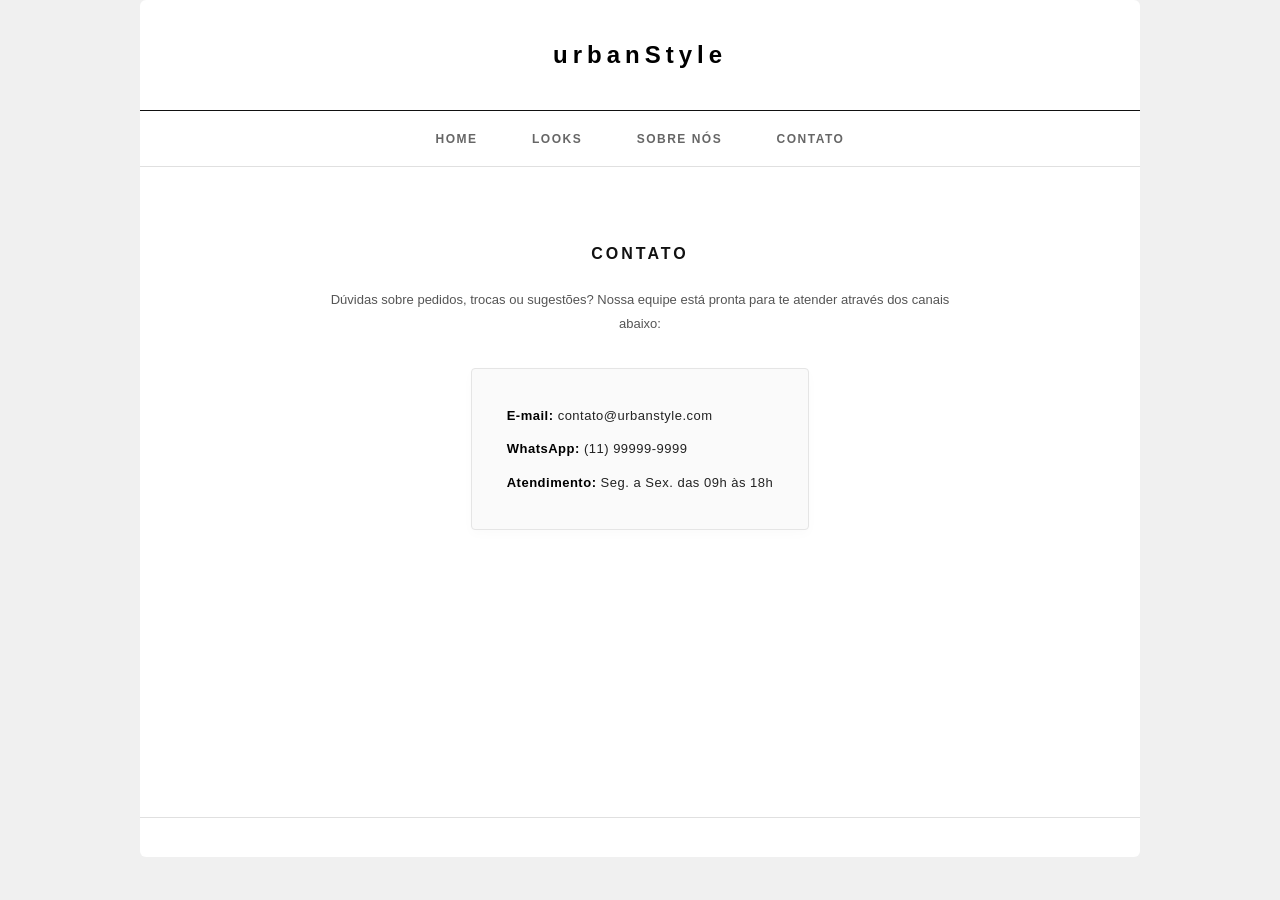
<file: AT2-Deploy-de-Site/contato.html>
<!DOCTYPE html>
<html lang="pt-BR">
<head>
    <meta charset="UTF-8">
    <meta name="viewport" content="width=device-width, initial-scale=1.0">  
    <link rel="stylesheet" href="css/style.css">
    <title>UrbanStyle - Contato</title>
</head>
<body>
    <header>
        <h1>urbanStyle</h1>
    </header>
    
    <nav>
        <ul>
            <li><a href="index.html">HOME</a></li>
            <li><a href="looks.html">LOOKS</a></li>
            <li><a href="sobre.html">SOBRE NÓS</a></li>
            <li><a href="contato.html">CONTATO</a></li>
        </ul>
    </nav>    
    
    <main>
        <div class="conteudo-pagina">
            <h2>CONTATO</h2>
            <p>
                Dúvidas sobre pedidos, trocas ou sugestões? Nossa equipe está pronta para te atender através dos canais abaixo:
            </p>
            
            <div class="caixa-contato">
                <p><strong>E-mail:</strong> contato@urbanstyle.com</p>
                <p><strong>WhatsApp:</strong> (11) 99999-9999</p>
                <p><strong>Atendimento:</strong> Seg. a Sex. das 09h às 18h</p>
            </div>
        </div>
    </main>
    
    <footer></footer>
</body>
</html>
</file>
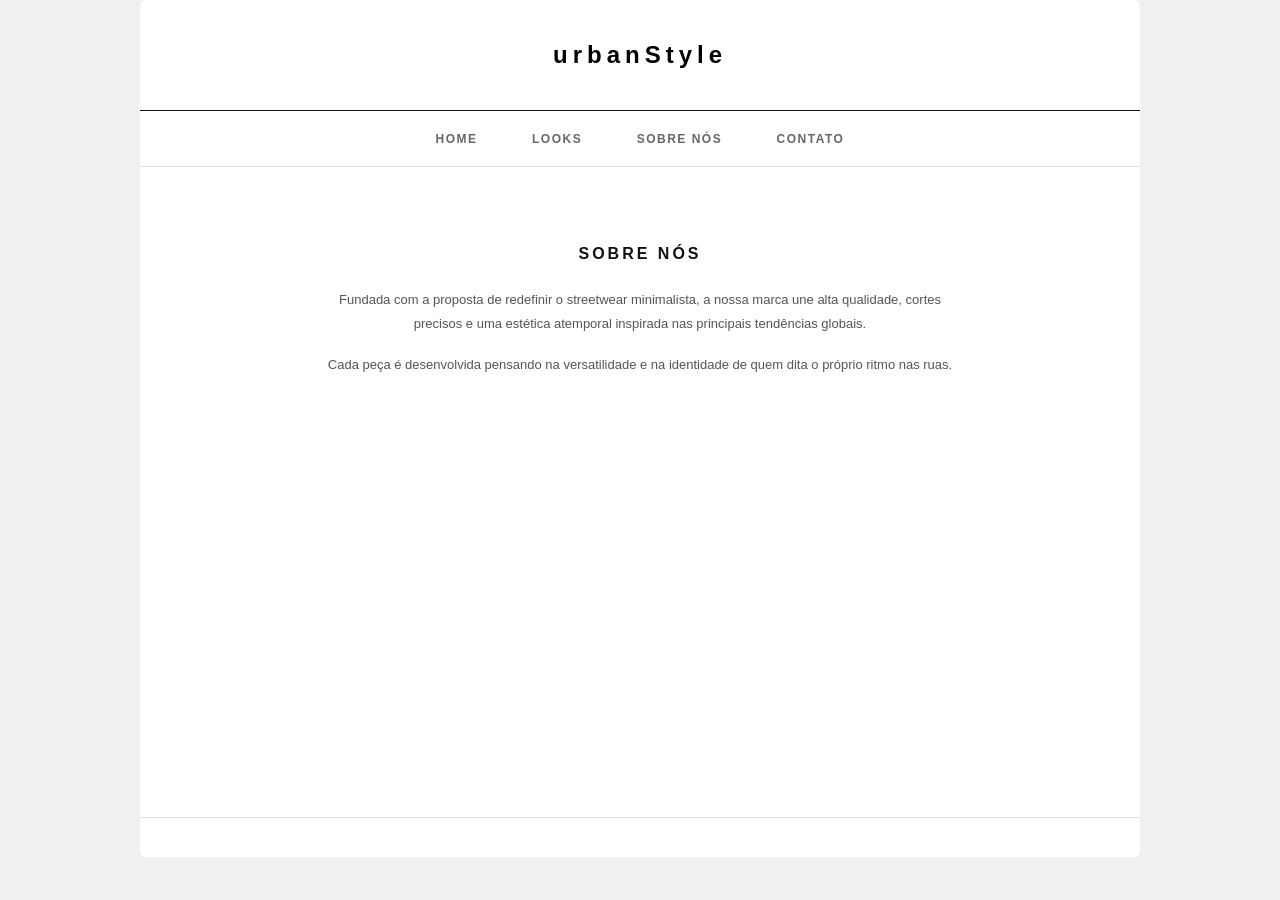
<file: AT2-Deploy-de-Site/sobre.html>
<!DOCTYPE html>
<html lang="pt-BR">
<head>
    <meta charset="UTF-8">
    <meta name="viewport" content="width=device-width, initial-scale=1.0">  
    <link rel="stylesheet" href="css/style.css">
    <title>UrbanStyle - Sobre Nós</title>
</head>
<body>
    <header>
        <h1>urbanStyle</h1>
    </header>
    
    <nav>
        <ul>
            <li><a href="index.html">HOME</a></li>
            <li><a href="looks.html">LOOKS</a></li>
            <li><a href="sobre.html">SOBRE NÓS</a></li>
            <li><a href="contato.html">CONTATO</a></li>
        </ul>
    </nav>    
    
    <main>
        <div class="conteudo-pagina">
            <h2>SOBRE NÓS</h2>
            <p>
                Fundada com a proposta de redefinir o streetwear minimalista, a nossa marca une alta qualidade, cortes precisos e uma estética atemporal inspirada nas principais tendências globais.
            </p>
            <p>
                Cada peça é desenvolvida pensando na versatilidade e na identidade de quem dita o próprio ritmo nas ruas.
            </p>
        </div>
    </main>
    
    <footer></footer>
</body>
</html>
</file>
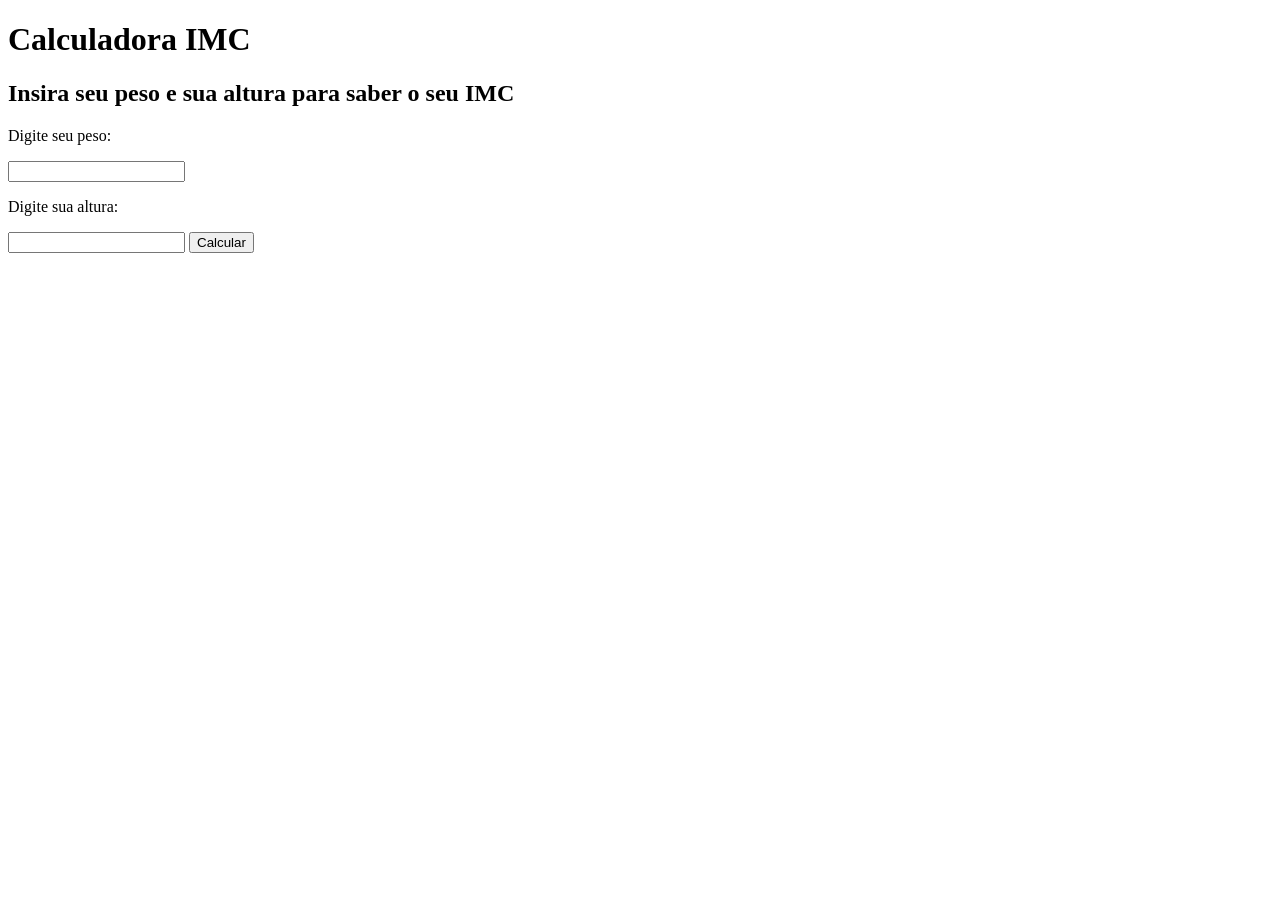
<file: AT3-Calculadora-IMC/calculadora.html>
<!DOCTYPE html>
<html lang="pt-br">
<head>
    <meta charset="UTF-8">
    <title>Calculadora de IMC</title>
</head>
<body>

    <h1>Calculadora IMC</h1>
    <h2>Insira seu peso e sua altura para saber o seu IMC</h2>
    <p>Digite seu peso:</p>
    <input id="peso" type="number">

    <p>Digite sua altura:</p>
    <input id="altura" type="number">

    <button type="button" onclick="calcular()">
        Calcular
    </button>

    <p id="resultado"></p>

    <script>
        function calcular(){

            var peso, altura, imc, texto;

            peso = document.getElementById("peso").value;
            altura = document.getElementById("altura").value;

            imc = peso / (altura * altura);

            if(imc < 18.5){
                texto = "Seu IMC é " + imc + ". Abaixo do peso.";
            }

            if(imc >= 18.5 && imc < 25){
                texto = "Seu IMC é " + imc + ". Peso normal.";
            }

            if(imc >= 25){
                texto = "Seu IMC é " + imc + ". Acima do peso.";
            }

            document.getElementById("resultado").innerHTML = texto;
        }
    </script>

</body>
</html>
</file>
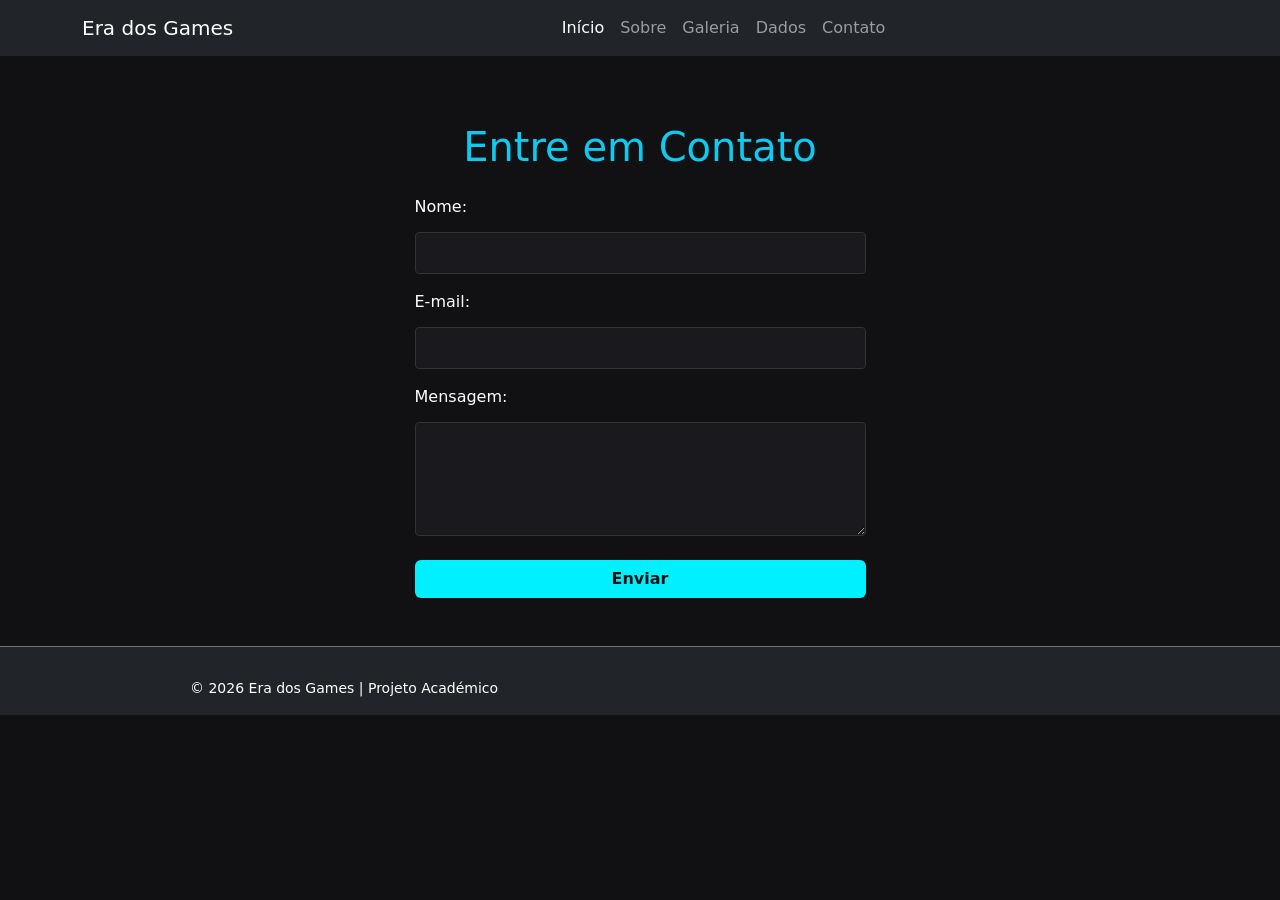
<file: AT4-Site-Multi-Paginas-Boostrap/contato.html>
<!DOCTYPE html>
<html lang="en">
    <head>
        <meta charset="UTF-8">
        <meta name="viewport" content="width=device-width, initial-scale=1.0">
        <title>A Era dos Games: A Evolução dos Videogames</title>
        <link href="https://cdn.jsdelivr.net/npm/bootstrap@5.3.3/dist/css/bootstrap.min.css" rel="stylesheet" integrity="sha384-QWTKZyjpPEjISv5WaRU9OFeRpok6YctnYmDr5pNlyT2bRjXh0JMhjY6hW+ALEwIH" crossorigin="anonymous">
        <link rel="stylesheet" href="css/style.css">
    </head>
    <body>
        
<header>
<nav class="navbar navbar-expand-lg navbar-dark bg-dark fixed-top">
<div class="container">
<a class="navbar-brand" href="index.html"> Era dos Games</a>
        
<button class="navbar-toggler" type="button" data-bs-toggle="collapse" data-bs-target="#navbarNav">
<span class="navbar-toggler-icon"></span>
</button>
        
<div class="collapse navbar-collapse" id="navbarNav">

<ul class="navbar-nav ms-auto">
     <li class="nav-item"><a class="nav-link active" href="index.html">Início</a></li>
    <li class="nav-item"><a class="nav-link" href="sobre.html">Sobre</a></li>
    <li class="nav-item"><a class="nav-link" href="galeria.html">Galeria</a></li>
    <li class="nav-item"><a class="nav-link" href="dados.html">Dados</a></li>
    <li class="nav-item"><a class="nav-link" href="contato.html">Contato</a></li>
 </ul>

        </div>
        </div>
    </nav>
</header>
   <main class="container my-5 text-center">
    <h1 class="text-info mb-4">Entre em Contato</h1>
    
    <div class="row justify-content-center">
        <div class="col-md-6 col-lg-5">
            <form action="https://formspree.io/f/o_teu_codigo_aqui" method="POST" class="text-start">
                <div class="mb-3">
                    <label for="nome" class="form-label text-white">Nome:</label>
                    <input type="text" id="nome" name="nome" class="campo-formulario form-control" required>
                </div>
                <div class="mb-3">
                    <label for="email" class="form-label text-white">E-mail:</label>
                    <input type="email" id="email" name="email" class="campo-formulario form-control" required>
                </div>
                <div class="mb-3">
                    <label for="mensagem" class="form-label text-white">Mensagem:</label>
                    <textarea id="mensagem" name="mensagem" rows="4" class="campo-formulario form-control" required></textarea>
                </div>
                <button type="submit" class="btn w-100 fw-bold mt-2" style="background-color: #00f0ff; color: #121214;">Enviar</button>
            </form>
        </div>
    </div>
</main>

</main>

<footer class="bg-dark text-white-50 py-3 border-top border-secondary text-center">
    <div class="container">
        <p class="small mb-0">&copy; 2026 Era dos Games | Projeto Académico</p>
    </div>
</footer>

        
  <script src="https://cdn.jsdelivr.net/npm/bootstrap@5.3.3/dist/js/bootstrap.bundle.min.js" integrity="sha384-YvpcrYf0tY3lHB60NNkmXc5s9fDVZLESaAA55NDzOxhy9GkcIdslK1eN7N6jIeHz" crossorigin="anonymous"></script>
    </body>
</html>
</file>
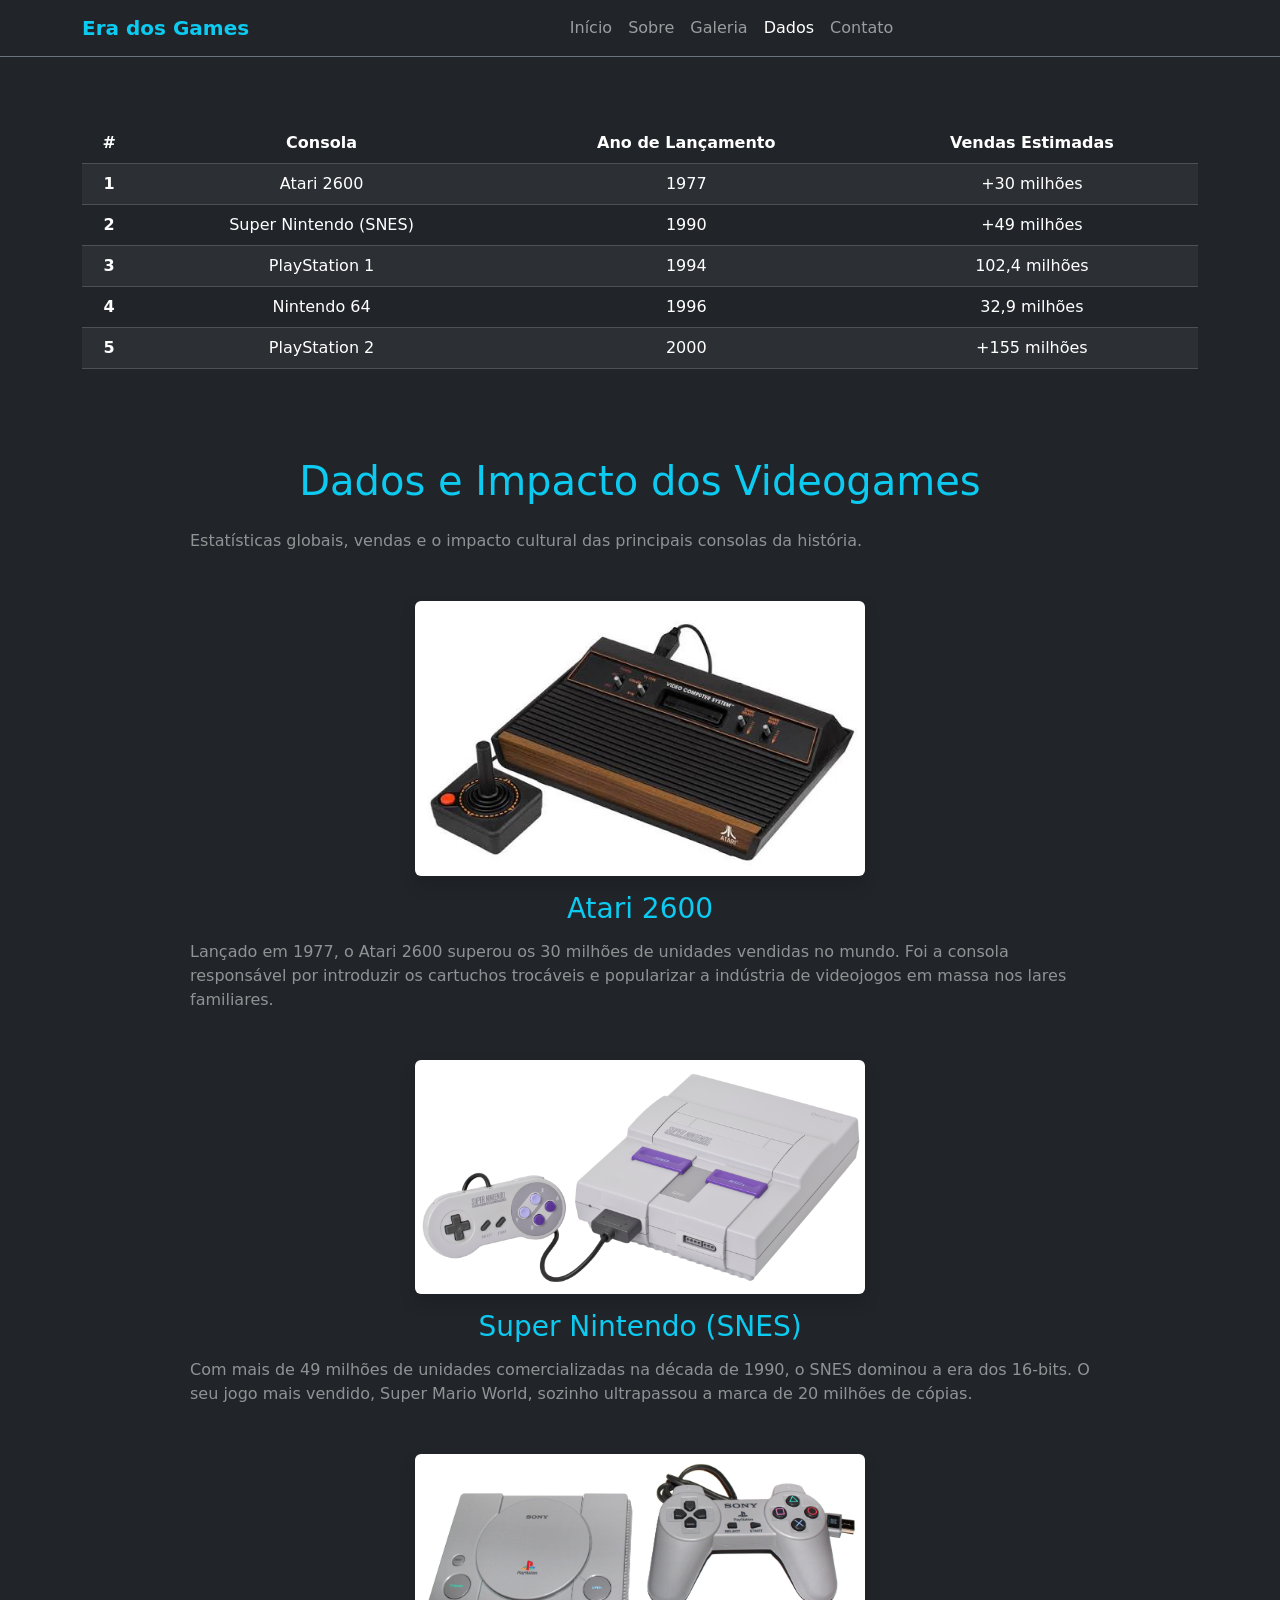
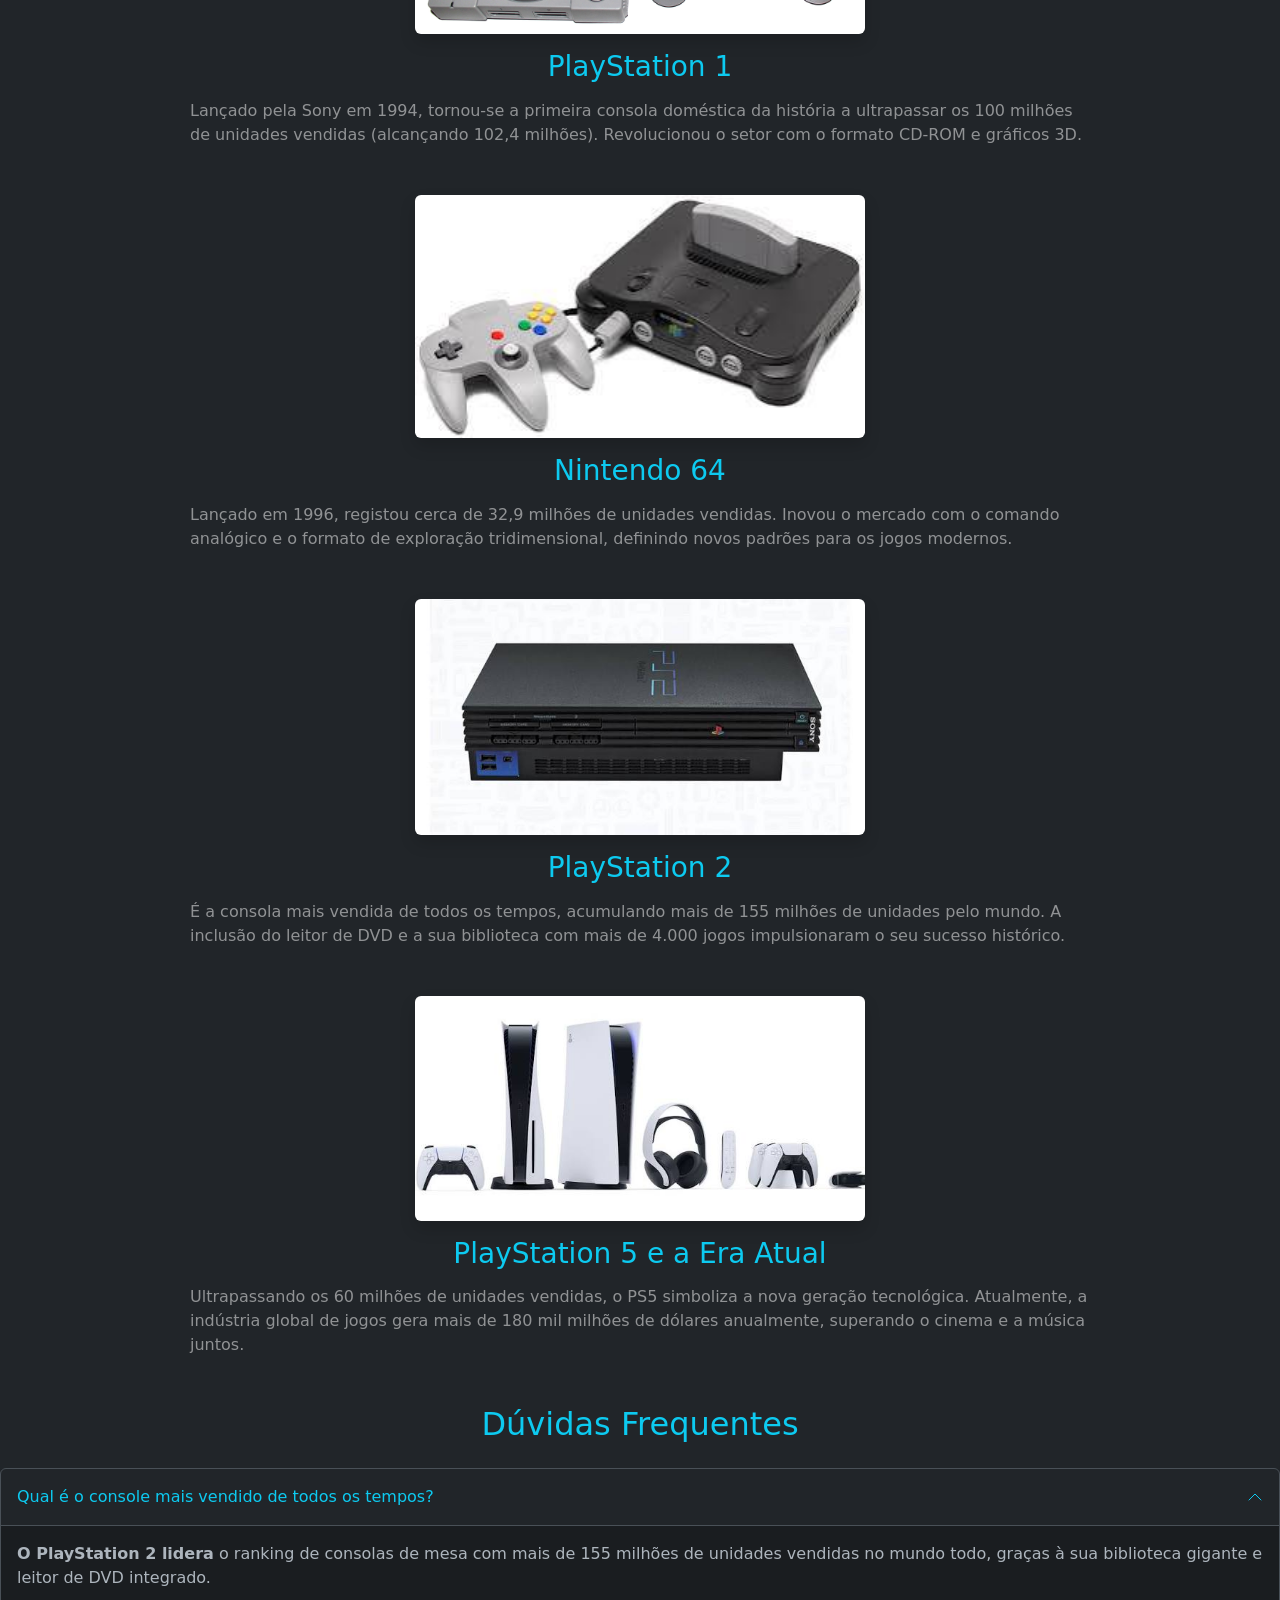
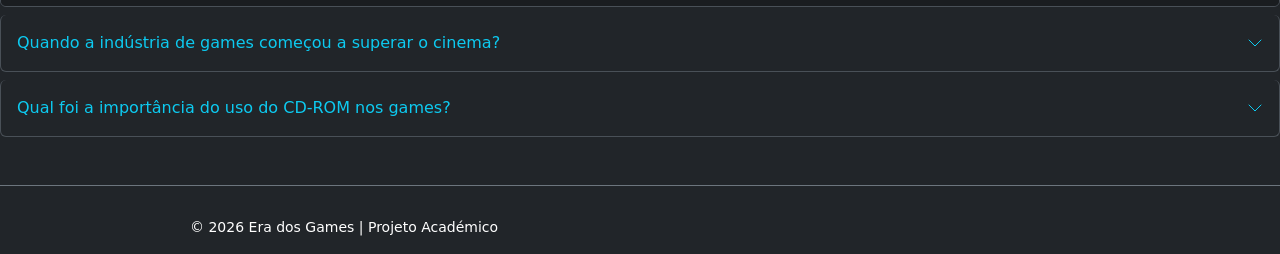
<file: AT4-Site-Multi-Paginas-Boostrap/dados.html>
<!DOCTYPE html>
<html lang="pt-br">
<head>
    <meta charset="UTF-8">
    <meta name="viewport" content="width=device-width, initial-scale=1.0">
    <title>Dados - Era dos Games</title>
    <link href="https://cdn.jsdelivr.net/npm/bootstrap@5.3.3/dist/css/bootstrap.min.css" rel="stylesheet">
    <link rel="stylesheet" href="css/style.css">
</head>
<body class="bg-dark text-white">

   
    <nav class="navbar navbar-expand-lg navbar-dark bg-dark fixed-top border-bottom border-secondary">
        <div class="container">
            <a class="navbar-brand text-info fw-bold" href="index.html">Era dos Games</a>
            <button class="navbar-toggler" type="button" data-bs-toggle="collapse" data-bs-target="#navbarNav">
                <span class="navbar-toggler-icon"></span>
            </button>
            <div class="collapse navbar-collapse" id="navbarNav">
                <ul class="navbar-nav ms-auto">
                    <li class="nav-item"><a class="nav-link" href="index.html">Início</a></li>
                    <li class="nav-item"><a class="nav-link" href="sobre.html">Sobre</a></li>
                    <li class="nav-item"><a class="nav-link" href="galeria.html">Galeria</a></li>
                    <li class="nav-item"><a class="nav-link active" href="dados.html">Dados</a></li>
                    <li class="nav-item"><a class="nav-link" href="contato.html">Contato</a></li>
                </ul>
            </div>
        </div>
    </nav>

   <div class="container my-5">
  <div class="table-responsive">
    <table class="table table-dark table-striped table-hover align-middle text-center">
      <thead>
        <tr>
          <th scope="col">#</th>
          <th scope="col">Consola</th>
          <th scope="col">Ano de Lançamento</th>
          <th scope="col">Vendas Estimadas</th>
        </tr>
      </thead>
      <tbody>
        <tr>
          <th scope="row">1</th>
          <td>Atari 2600</td>
          <td>1977</td>
          <td>+30 milhões</td>
        </tr>
        <tr>
          <th scope="row">2</th>
          <td>Super Nintendo (SNES)</td>
          <td>1990</td>
          <td>+49 milhões</td>
        </tr>
        <tr>
          <th scope="row">3</th>
          <td>PlayStation 1</td>
          <td>1994</td>
          <td>102,4 milhões</td>
        </tr>
        <tr>
          <th scope="row">4</th>
          <td>Nintendo 64</td>
          <td>1996</td>
          <td>32,9 milhões</td>
        </tr>
        <tr>
          <th scope="row">5</th>
          <td>PlayStation 2</td>
          <td>2000</td>
          <td>+155 milhões</td>
        </tr>
      </tbody>
    </table>
  </div>
</div>


    <main class="container my-5 pt-4 text-center">
        <h1 class="text-info mb-4">Dados e Impacto dos Videogames</h1>
        <p class="text-white-50 mb-5">Estatísticas globais, vendas e o impacto cultural das principais consolas da história.</p>

    
        <div class="mb-5">
            <img src="img/Atari 2600.jpeg" class="img-fluid rounded foto-dados-fixa shadow" alt="Atari 2600">
            <h3 class="text-info mt-3">Atari 2600</h3>
            <p class="text-white-50">Lançado em 1977, o Atari 2600 superou os 30 milhões de unidades vendidas no mundo. Foi a consola responsável por introduzir os cartuchos trocáveis e popularizar a indústria de videojogos em massa nos lares familiares.</p>
        </div>

      
        <div class="mb-5">
            <img src="img/supernintendo.jpg" class="img-fluid rounded foto-dados-fixa shadow" alt="Super Nintendo">
            <h3 class="text-info mt-3">Super Nintendo (SNES)</h3>
            <p class="text-white-50">Com mais de 49 milhões de unidades comercializadas na década de 1990, o SNES dominou a era dos 16-bits. O seu jogo mais vendido, Super Mario World, sozinho ultrapassou a marca de 20 milhões de cópias.</p>
        </div>

     
        <div class="mb-5">
            <img src="img/playstation.jpg" class="img-fluid rounded foto-dados-fixa shadow" alt="PlayStation 1">
            <h3 class="text-info mt-3">PlayStation 1</h3>
            <p class="text-white-50">Lançado pela Sony em 1994, tornou-se a primeira consola doméstica da história a ultrapassar os 100 milhões de unidades vendidas (alcançando 102,4 milhões). Revolucionou o setor com o formato CD-ROM e gráficos 3D.</p>
        </div>

       
        <div class="mb-5">
            <img src="img/Nintendo64.jpeg" class="img-fluid rounded foto-dados-fixa shadow" alt="Nintendo 64">
            <h3 class="text-info mt-3">Nintendo 64</h3>
            <p class="text-white-50">Lançado em 1996, registou cerca de 32,9 milhões de unidades vendidas. Inovou o mercado com o comando analógico e o formato de exploração tridimensional, definindo novos padrões para os jogos modernos.</p>
        </div>

    
        <div class="mb-5">
            <img src="img/PlayStation 2.jpeg" class="img-fluid rounded foto-dados-fixa shadow" alt="PlayStation 2">
            <h3 class="text-info mt-3">PlayStation 2</h3>
            <p class="text-white-50">É a consola mais vendida de todos os tempos, acumulando mais de 155 milhões de unidades pelo mundo. A inclusão do leitor de DVD e a sua biblioteca com mais de 4.000 jogos impulsionaram o seu sucesso histórico.</p>
        </div>

     
        <div class="mb-5">
            <img src="img/novos.jpeg" class="img-fluid rounded foto-dados-fixa shadow" alt="PlayStation 5">
            <h3 class="text-info mt-3">PlayStation 5 e a Era Atual</h3>
            <p class="text-white-50">Ultrapassando os 60 milhões de unidades vendidas, o PS5 simboliza a nova geração tecnológica. Atualmente, a indústria global de jogos gera mais de 180 mil milhões de dólares anualmente, superando o cinema e a música juntos.</p>
        </div>


    </main>

    <h2 class="text-info mb-4">Dúvidas Frequentes</h2>
        <div class="accordion text-start mb-5">
            <details class="accordion-item" name="accordionExample" open>
                <summary class="accordion-header">
                    Qual é o console mais vendido de todos os tempos?
                    <svg class="accordion-icon" xmlns="http://www.w3.org/2000/svg" viewBox="0 0 16 16" fill="none" stroke="currentColor" stroke-linecap="round" stroke-linejoin="round"><path d="m2 5 6 6 6-6"/></svg>
                </summary>
                <div class="accordion-body">
                    <strong>O PlayStation 2 lidera</strong> o ranking de consolas de mesa com mais de 155 milhões de unidades vendidas no mundo todo, graças à sua biblioteca gigante e leitor de DVD integrado.
                </div>
            </details>

            <details class="accordion-item" name="accordionExample">
                <summary class="accordion-header">
                    Quando a indústria de games começou a superar o cinema?
                    <svg class="accordion-icon" xmlns="http://www.w3.org/2000/svg" viewBox="0 0 16 16" fill="none" stroke="currentColor" stroke-linecap="round" stroke-linejoin="round"><path d="m2 5 6 6 6-6"/></svg>
                </summary>
                <div class="accordion-body">
                    <strong>Durante os anos 2010</strong>, o faturamento da indústria de videojogos ultrapassou as bilheterias de cinema e a música combinadas, movimentando hoje mais de 180 mil milhões de dólares anuais.
                </div>
            </details>

            <details class="accordion-item" name="accordionExample">
                <summary class="accordion-header">
                    Qual foi a importância do uso do CD-ROM nos games?
                    <svg class="accordion-icon" xmlns="http://www.w3.org/2000/svg" viewBox="0 0 16 16" fill="none" stroke="currentColor" stroke-linecap="round" stroke-linejoin="round"><path d="m2 5 6 6 6-6"/></svg>
                </summary>
                <div class="accordion-body">
                    <strong>A transição para CD-ROMs</strong> (popularizada pelo PlayStation 1) permitiu muito mais espaço de armazenamento por um custo menor, viabilizando gráficos 3D detalhados, trilhas sonoras orquestradas e vídeos cinematográficos.
                </div>
            </details>
        </div>
        




    <footer class="bg-dark text-white-50 py-3 border-top border-secondary text-center">
        <div class="container">
            <p class="small mb-0">&copy; 2026 Era dos Games | Projeto Académico</p>
        </div>


    </footer>

    <script src="https://cdn.jsdelivr.net/npm/bootstrap@5.3.3/dist/js/bootstrap.bundle.min.js"></script>
</body>
</html>
</file>
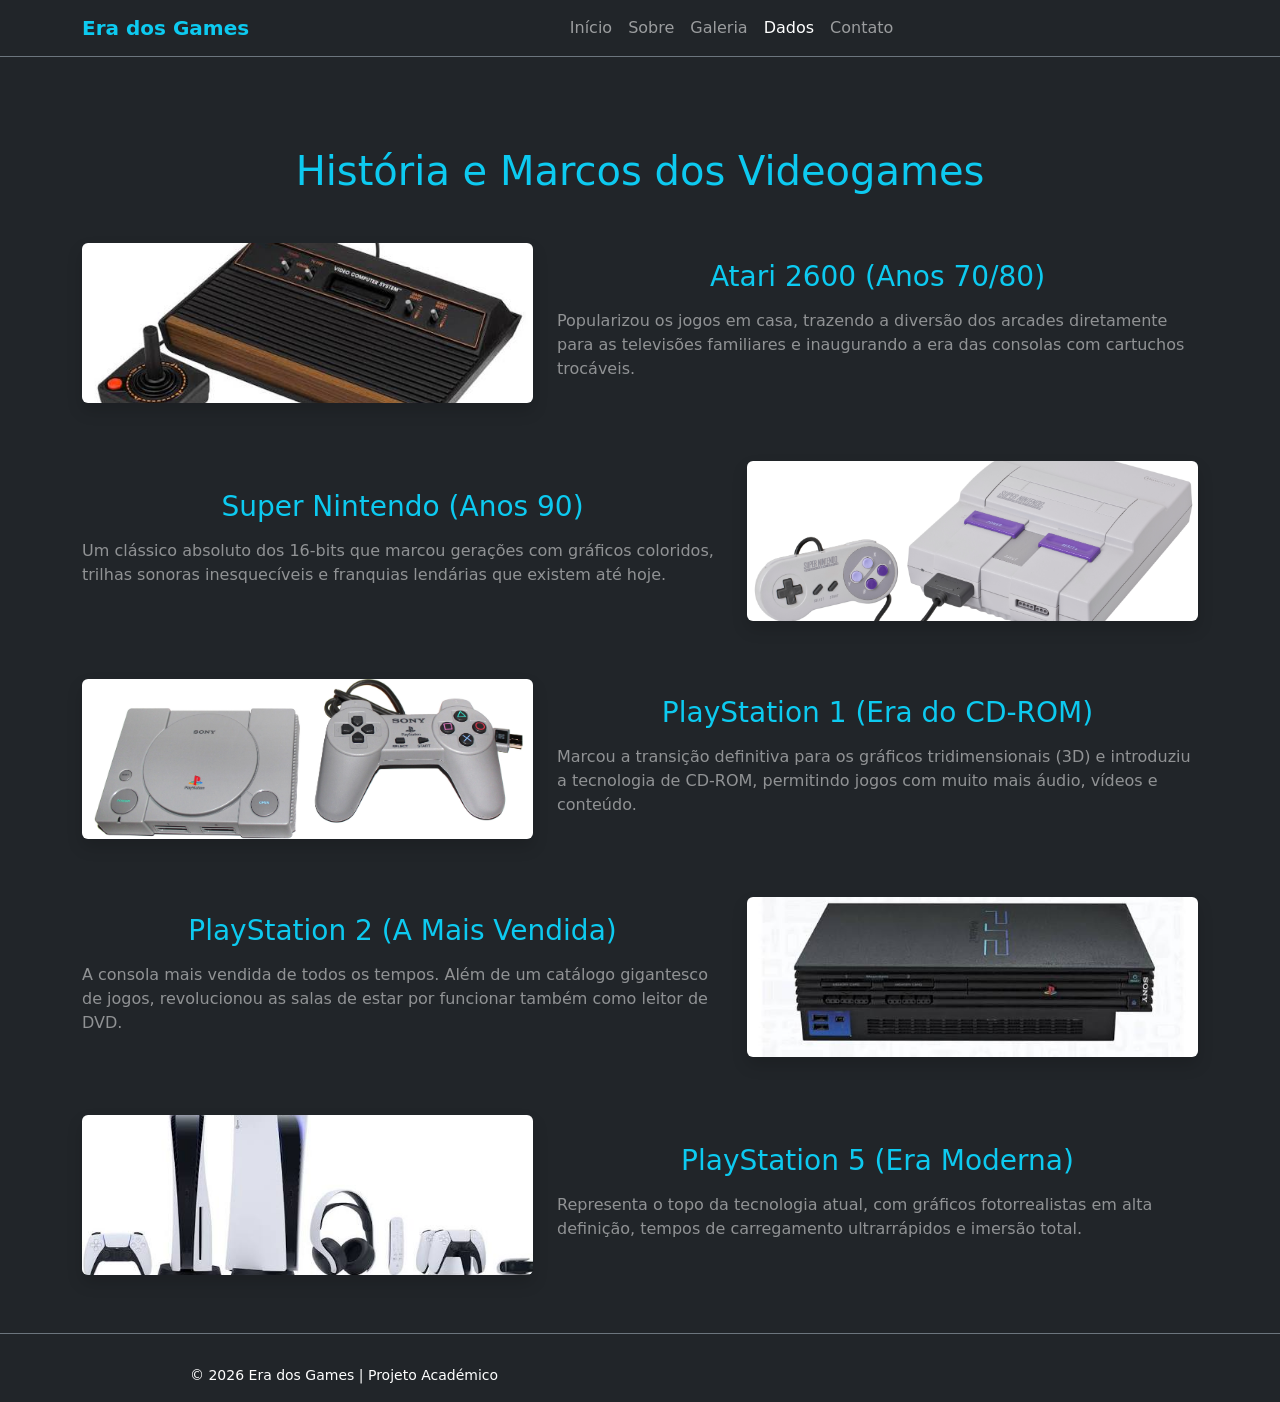
<file: AT4-Site-Multi-Paginas-Boostrap/sobre.html>
<!DOCTYPE html>
<html lang="pt-br">
<head>
    <meta charset="UTF-8">
    <meta name="viewport" content="width=device-width, initial-scale=1.0">
    <title>Dados - Era dos Games</title>
    <link href="https://cdn.jsdelivr.net/npm/bootstrap@5.3.3/dist/css/bootstrap.min.css" rel="stylesheet">
    <link rel="stylesheet" href="css/style.css">
</head>
<body class="bg-dark text-white">

    <nav class="navbar navbar-expand-lg navbar-dark bg-dark fixed-top border-bottom border-secondary">
        <div class="container">
            <a class="navbar-brand text-info fw-bold" href="index.html">Era dos Games</a>
            <button class="navbar-toggler" type="button" data-bs-toggle="collapse" data-bs-target="#navbarNav">
                <span class="navbar-toggler-icon"></span>
            </button>
            <div class="collapse navbar-collapse" id="navbarNav">
                <ul class="navbar-nav ms-auto">
                    <li class="nav-item"><a class="nav-link" href="index.html">Início</a></li>
                    <li class="nav-item"><a class="nav-link" href="sobre.html">Sobre</a></li>
                    <li class="nav-item"><a class="nav-link" href="galeria.html">Galeria</a></li>
                    <li class="nav-item"><a class="nav-link active" href="dados.html">Dados</a></li>
                    <li class="nav-item"><a class="nav-link" href="contato.html">Contato</a></li>
                </ul>
            </div>
        </div>
    </nav>

    <main class="container my-5 pt-4">
        <h1 class="text-center text-info mb-5">História e Marcos dos Videogames</h1>

        <div class="row align-items-center mb-5">
            <div class="col-md-5 text-center">
                <img src="img/Atari 2600.jpeg" class="img-fluid rounded foto-galeria shadow" alt="Atari 2600">
            </div>
            <div class="col-md-7">
                <h3 class="text-info">Atari 2600 (Anos 70/80)</h3>
                <p class="text-white-50">Popularizou os jogos em casa, trazendo a diversão dos arcades diretamente para as televisões familiares e inaugurando a era das consolas com cartuchos trocáveis.</p>
            </div>
        </div>

        <div class="row align-items-center mb-5">
            <div class="col-md-7 order-md-1 order-2">
                <h3 class="text-info">Super Nintendo (Anos 90)</h3>
                <p class="text-white-50">Um clássico absoluto dos 16-bits que marcou gerações com gráficos coloridos, trilhas sonoras inesquecíveis e franquias lendárias que existem até hoje.</p>
            </div>
            <div class="col-md-5 text-center order-md-2 order-1">
                <img src="img/supernintendo.jpg" class="img-fluid rounded foto-galeria shadow" alt="Super Nintendo">
            </div>
        </div>

        <div class="row align-items-center mb-5">
            <div class="col-md-5 text-center">
                <img src="img/playstation.jpg" class="img-fluid rounded foto-galeria shadow" alt="PlayStation 1">
            </div>
            <div class="col-md-7">
                <h3 class="text-info">PlayStation 1 (Era do CD-ROM)</h3>
                <p class="text-white-50">Marcou a transição definitiva para os gráficos tridimensionais (3D) e introduziu a tecnologia de CD-ROM, permitindo jogos com muito mais áudio, vídeos e conteúdo.</p>
            </div>
        </div>

        <div class="row align-items-center mb-5">
            <div class="col-md-7 order-md-1 order-2">
                <h3 class="text-info">PlayStation 2 (A Mais Vendida)</h3>
                <p class="text-white-50">A consola mais vendida de todos os tempos. Além de um catálogo gigantesco de jogos, revolucionou as salas de estar por funcionar também como leitor de DVD.</p>
            </div>
            <div class="col-md-5 text-center order-md-2 order-1">
                <img src="img/PlayStation 2.jpeg" class="img-fluid rounded foto-galeria shadow" alt="PlayStation 2">
            </div>
        </div>

        <div class="row align-items-center mb-5">
            <div class="col-md-5 text-center">
                <img src="img/novos.jpeg" class="img-fluid rounded foto-galeria shadow" alt="PlayStation 5">
            </div>
            <div class="col-md-7">
                <h3 class="text-info">PlayStation 5 (Era Moderna)</h3>
                <p class="text-white-50">Representa o topo da tecnologia atual, com gráficos fotorrealistas em alta definição, tempos de carregamento ultrarrápidos e imersão total.</p>
            </div>
        </div>

    </main>

    <footer class="bg-dark text-white-50 py-3 border-top border-secondary text-center">
        <div class="container">
            <p class="small mb-0">&copy; 2026 Era dos Games | Projeto Académico</p>
        </div>
    </footer>

    <script src="https://cdn.jsdelivr.net/npm/bootstrap@5.3.3/dist/js/bootstrap.bundle.min.js"></script>
</body>
</html>
</file>
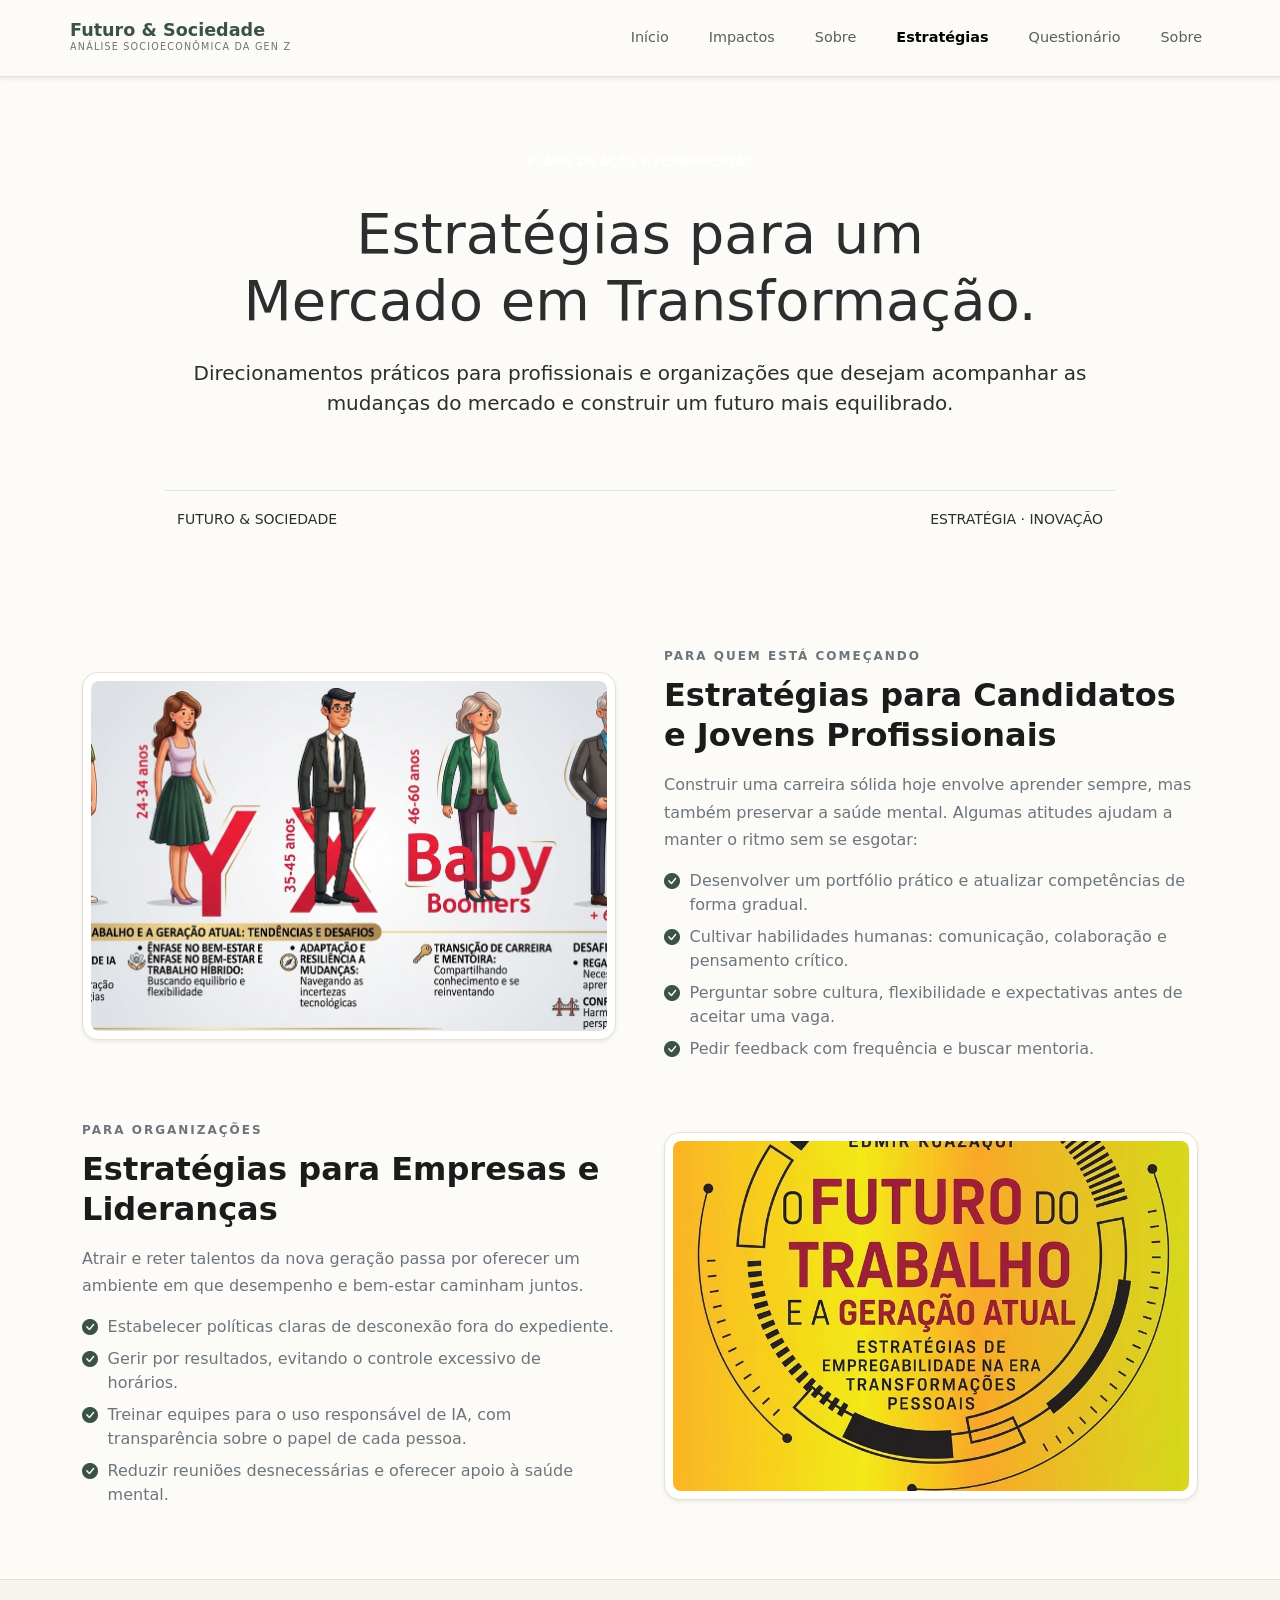
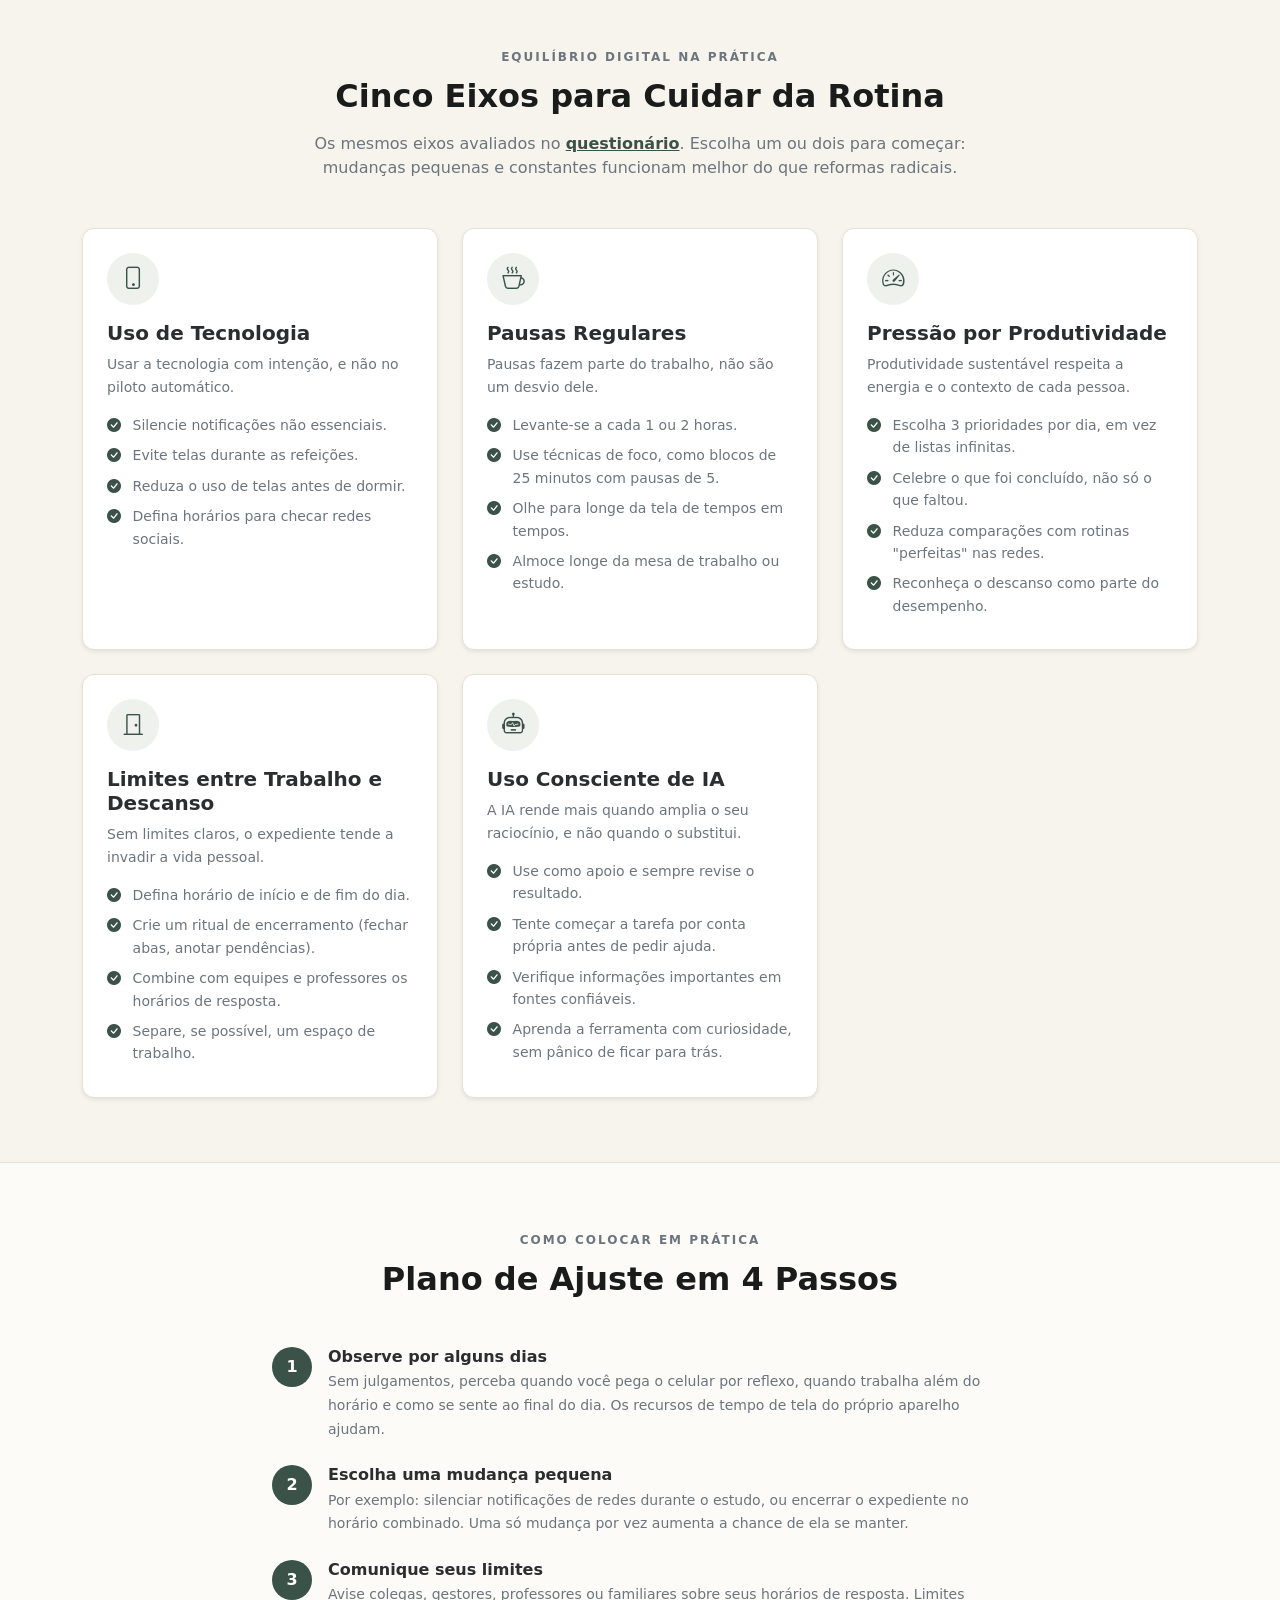
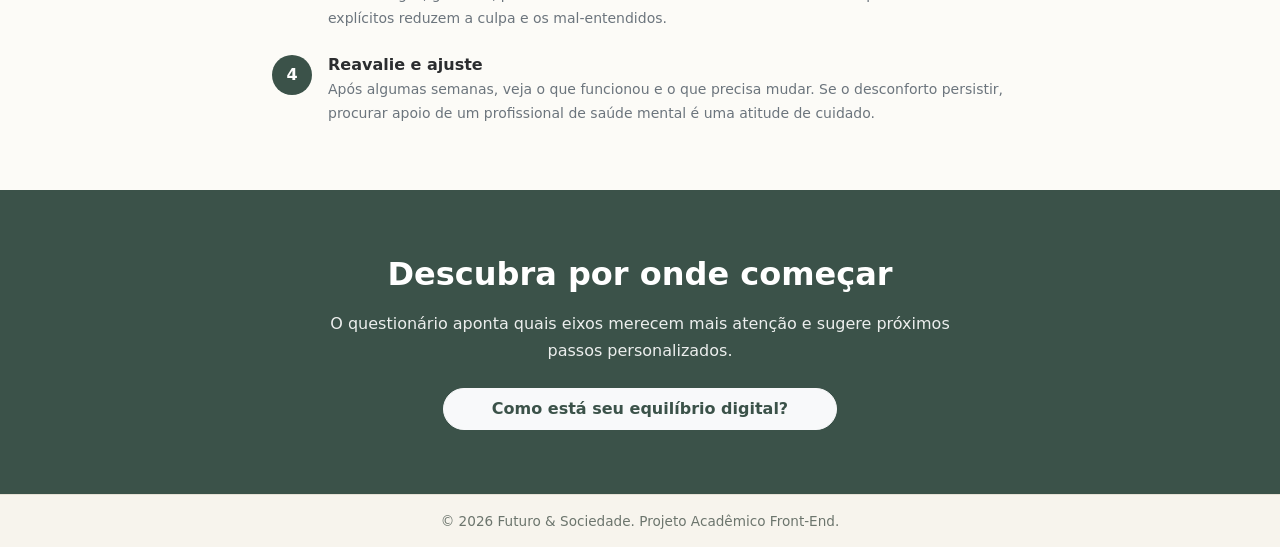
<file: AT5-Front-End-copilotado-com-IA/estrategias.html>
<!DOCTYPE html>
<html lang="pt-BR">
<head>
    <meta charset="UTF-8">
    <meta name="viewport" content="width=device-width, initial-scale=1.0">
    <title>Estratégias & Adaptação | Futuro & Sociedade</title>
    <link href="https://cdn.jsdelivr.net/npm/bootstrap@5.3.3/dist/css/bootstrap.min.css" rel="stylesheet">
    <link rel="stylesheet" href="https://cdn.jsdelivr.net/npm/bootstrap-icons@1.11.3/font/bootstrap-icons.min.css">
    <link rel="preconnect" href="https://fonts.googleapis.com">
    <link rel="preconnect" href="https://fonts.gstatic.com" crossorigin>
    <link href="https://fonts.googleapis.com/css2?family=Cinzel:wght@400;600&family=Plus+Jakarta+Sans:wght@300;400;500;600;700&display=swap" rel="stylesheet">
    <link rel="stylesheet" href="css/style.css">
</head>
<body class="d-flex flex-column min-vh-100">
    <header class="header-nav fixed-top shadow-sm">
        <nav class="navbar navbar-expand-lg container py-3">
            <a class="navbar-brand d-flex align-items-center gap-2" href="index.html">
                <div class="d-flex flex-column">
                    <span class="brand-title">Futuro & Sociedade</span>
                    <span class="brand-sub" style="font-size: 0.6rem; letter-spacing: 1.2px; color: #6c756d;">ANÁLISE SOCIOECONÔMICA DA GEN Z</span>
                </div>
            </a>
            <button class="navbar-toggler border-0" type="button" data-bs-toggle="collapse" data-bs-target="#navContent" aria-controls="navContent" aria-expanded="false" aria-label="Alternar navegação">
                <span class="navbar-toggler-icon"></span>
            </button>
            <div class="collapse navbar-collapse" id="navContent">
                <ul class="navbar-nav ms-auto align-items-lg-center gap-lg-4">
                    <li class="nav-item"><a class="nav-link" href="index.html">Início</a></li>
                    <li class="nav-item"><a class="nav-link" href="impactos.html">Impactos</a></li>
                    <li class="nav-item"><a class="nav-link" href="dados.html">Sobre</a></li>
                    <li class="nav-item"><a class="nav-link active" href="estrategias.html">Estratégias</a></li>
                    <li class="nav-item"><a class="nav-link" href="questionario.html">Questionário</a></li>
                    <li class="nav-item"><a class="nav-link" href="sobre.html">Sobre</a></li>
                </ul>
            </div>
        </nav>
    </header>
    <main class="flex-grow-1" style="margin-top: 100px;">
        <section class="hero-estrategias py-5">
            <div class="container">
                <div class="row justify-content-center text-center">
                    <div class="col-lg-10">
                        <span class="badge rounded-pill px-3 py-2 mb-4">PLANO DE AÇÃO E FERRAMENTAS</span>
                        <h1 class="display-4 fw-normal mb-4">Estratégias para um<span class="d-block">Mercado em Transformação.</span></h1>
                        <p class="lead mx-auto mb-4">Direcionamentos práticos para profissionais e organizações que desejam acompanhar as mudanças do mercado e construir um futuro mais equilibrado.</p>
                        <div class="d-flex justify-content-center"><div class="hero-decoration"></div></div>
                        <div class="row mt-5 pt-3 border-top">
                            <div class="col-6 text-start"><small>FUTURO & SOCIEDADE</small></div>
                            <div class="col-6 text-end"><small>ESTRATÉGIA · INOVAÇÃO</small></div>
                        </div>
                    </div>
                </div>
            </div>
        </section>
        <section class="py-5">
            <div class="container py-lg-3">
                <div class="row align-items-center g-5 mb-5">
                    <div class="col-lg-6">
                        <div class="card-custom p-2 bg-white shadow-sm border-beige overflow-hidden rounded-4">
                            <img src="img/carrosel2.jpeg" alt="Estratégias para Candidatos" class="img-fluid rounded-3 w-100" style="height: 350px; object-fit: cover;">
                        </div>
                    </div>
                    <div class="col-lg-6">
                        <span class="eyebrow">PARA QUEM ESTÁ COMEÇANDO</span>
                        <h2 class="hero-title fs-2 mt-2 mb-3">Estratégias para Candidatos e Jovens Profissionais</h2>
                        <p class="text-secondary mb-3" style="line-height: 1.7;">Construir uma carreira sólida hoje envolve aprender sempre, mas também preservar a saúde mental. Algumas atitudes ajudam a manter o ritmo sem se esgotar:</p>
                        <ul class="lista-check text-secondary mb-0">
                            <li>Desenvolver um portfólio prático e atualizar competências de forma gradual.</li>
                            <li>Cultivar habilidades humanas: comunicação, colaboração e pensamento crítico.</li>
                            <li>Perguntar sobre cultura, flexibilidade e expectativas antes de aceitar uma vaga.</li>
                            <li>Pedir feedback com frequência e buscar mentoria.</li>
                        </ul>
                    </div>
                </div>
                <div class="row align-items-center g-5">
                    <div class="col-lg-6 order-lg-1 order-2">
                        <span class="eyebrow">PARA ORGANIZAÇÕES</span>
                        <h2 class="hero-title fs-2 mt-2 mb-3">Estratégias para Empresas e Lideranças</h2>
                        <p class="text-secondary mb-3" style="line-height: 1.7;">Atrair e reter talentos da nova geração passa por oferecer um ambiente em que desempenho e bem-estar caminham juntos.</p>
                        <ul class="lista-check text-secondary mb-0">
                            <li>Estabelecer políticas claras de desconexão fora do expediente.</li>
                            <li>Gerir por resultados, evitando o controle excessivo de horários.</li>
                            <li>Treinar equipes para o uso responsável de IA, com transparência sobre o papel de cada pessoa.</li>
                            <li>Reduzir reuniões desnecessárias e oferecer apoio à saúde mental.</li>
                        </ul>
                    </div>
                    <div class="col-lg-6 order-lg-2 order-1">
                        <div class="card-custom p-2 bg-white shadow-sm border-beige overflow-hidden rounded-4">
                            <img src="img/carrosel3.jpeg" alt="Estratégias para Empresas" class="img-fluid rounded-3 w-100" style="height: 350px; object-fit: cover;">
                        </div>
                    </div>
                </div>
            </div>
        </section>
        <section class="py-5 bg-warm-white border-y-beige">
            <div class="container py-3">
                <div class="text-center mb-5">
                    <span class="eyebrow">EQUILÍBRIO DIGITAL NA PRÁTICA</span>
                    <h2 class="hero-title fs-2 mt-2">Cinco Eixos para Cuidar da Rotina</h2>
                    <p class="text-secondary mx-auto mt-3" style="max-width: 700px;">Os mesmos eixos avaliados no <a href="questionario.html" class="texto-verde fw-semibold">questionário</a>. Escolha um ou dois para começar: mudanças pequenas e constantes funcionam melhor do que reformas radicais.</p>
                </div>
                <div class="row g-4">
                    <div class="col-md-6 col-lg-4">
                        <div class="card-custom card-hover p-4 h-100 bg-white shadow-sm">
                            <span class="icon-circle mb-3"><i class="bi bi-phone"></i></span>
                            <h3 class="h5 fw-bold mb-2">Uso de Tecnologia</h3>
                            <p class="text-secondary small mb-3" style="line-height: 1.6;">Usar a tecnologia com intenção, e não no piloto automático.</p>
                            <ul class="lista-check text-secondary small mb-0" style="line-height: 1.6;">
                                <li>Silencie notificações não essenciais.</li>
                                <li>Evite telas durante as refeições.</li>
                                <li>Reduza o uso de telas antes de dormir.</li>
                                <li>Defina horários para checar redes sociais.</li>
                            </ul>
                        </div>
                    </div>
                    <div class="col-md-6 col-lg-4">
                        <div class="card-custom card-hover p-4 h-100 bg-white shadow-sm">
                            <span class="icon-circle mb-3"><i class="bi bi-cup-hot"></i></span>
                            <h3 class="h5 fw-bold mb-2">Pausas Regulares</h3>
                            <p class="text-secondary small mb-3" style="line-height: 1.6;">Pausas fazem parte do trabalho, não são um desvio dele.</p>
                            <ul class="lista-check text-secondary small mb-0" style="line-height: 1.6;">
                                <li>Levante-se a cada 1 ou 2 horas.</li>
                                <li>Use técnicas de foco, como blocos de 25 minutos com pausas de 5.</li>
                                <li>Olhe para longe da tela de tempos em tempos.</li>
                                <li>Almoce longe da mesa de trabalho ou estudo.</li>
                            </ul>
                        </div>
                    </div>
                    <div class="col-md-6 col-lg-4">
                        <div class="card-custom card-hover p-4 h-100 bg-white shadow-sm">
                            <span class="icon-circle mb-3"><i class="bi bi-speedometer2"></i></span>
                            <h3 class="h5 fw-bold mb-2">Pressão por Produtividade</h3>
                            <p class="text-secondary small mb-3" style="line-height: 1.6;">Produtividade sustentável respeita a energia e o contexto de cada pessoa.</p>
                            <ul class="lista-check text-secondary small mb-0" style="line-height: 1.6;">
                                <li>Escolha 3 prioridades por dia, em vez de listas infinitas.</li>
                                <li>Celebre o que foi concluído, não só o que faltou.</li>
                                <li>Reduza comparações com rotinas "perfeitas" nas redes.</li>
                                <li>Reconheça o descanso como parte do desempenho.</li>
                            </ul>
                        </div>
                    </div>
                    <div class="col-md-6 col-lg-4">
                        <div class="card-custom card-hover p-4 h-100 bg-white shadow-sm">
                            <span class="icon-circle mb-3"><i class="bi bi-door-closed"></i></span>
                            <h3 class="h5 fw-bold mb-2">Limites entre Trabalho e Descanso</h3>
                            <p class="text-secondary small mb-3" style="line-height: 1.6;">Sem limites claros, o expediente tende a invadir a vida pessoal.</p>
                            <ul class="lista-check text-secondary small mb-0" style="line-height: 1.6;">
                                <li>Defina horário de início e de fim do dia.</li>
                                <li>Crie um ritual de encerramento (fechar abas, anotar pendências).</li>
                                <li>Combine com equipes e professores os horários de resposta.</li>
                                <li>Separe, se possível, um espaço de trabalho.</li>
                            </ul>
                        </div>
                    </div>
                    <div class="col-md-6 col-lg-4">
                        <div class="card-custom card-hover p-4 h-100 bg-white shadow-sm">
                            <span class="icon-circle mb-3"><i class="bi bi-robot"></i></span>
                            <h3 class="h5 fw-bold mb-2">Uso Consciente de IA</h3>
                            <p class="text-secondary small mb-3" style="line-height: 1.6;">A IA rende mais quando amplia o seu raciocínio, e não quando o substitui.</p>
                            <ul class="lista-check text-secondary small mb-0" style="line-height: 1.6;">
                                <li>Use como apoio e sempre revise o resultado.</li>
                                <li>Tente começar a tarefa por conta própria antes de pedir ajuda.</li>
                                <li>Verifique informações importantes em fontes confiáveis.</li>
                                <li>Aprenda a ferramenta com curiosidade, sem pânico de ficar para trás.</li>
                            </ul>
                        </div>
                    </div>
                </div>
            </div>
        </section>
        <section class="py-5">
            <div class="container py-3">
                <div class="row justify-content-center">
                    <div class="col-lg-8">
                        <div class="text-center mb-5">
                            <span class="eyebrow">COMO COLOCAR EM PRÁTICA</span>
                            <h2 class="hero-title fs-2 mt-2">Plano de Ajuste em 4 Passos</h2>
                        </div>
                        <div class="d-flex flex-column gap-4">
                            <div class="d-flex gap-3">
                                <span class="step-number">1</span>
                                <div>
                                    <h3 class="h6 fw-bold mb-1">Observe por alguns dias</h3>
                                    <p class="text-secondary small mb-0" style="line-height: 1.7;">Sem julgamentos, perceba quando você pega o celular por reflexo, quando trabalha além do horário e como se sente ao final do dia. Os recursos de tempo de tela do próprio aparelho ajudam.</p>
                                </div>
                            </div>
                            <div class="d-flex gap-3">
                                <span class="step-number">2</span>
                                <div>
                                    <h3 class="h6 fw-bold mb-1">Escolha uma mudança pequena</h3>
                                    <p class="text-secondary small mb-0" style="line-height: 1.7;">Por exemplo: silenciar notificações de redes durante o estudo, ou encerrar o expediente no horário combinado. Uma só mudança por vez aumenta a chance de ela se manter.</p>
                                </div>
                            </div>
                            <div class="d-flex gap-3">
                                <span class="step-number">3</span>
                                <div>
                                    <h3 class="h6 fw-bold mb-1">Comunique seus limites</h3>
                                    <p class="text-secondary small mb-0" style="line-height: 1.7;">Avise colegas, gestores, professores ou familiares sobre seus horários de resposta. Limites explícitos reduzem a culpa e os mal-entendidos.</p>
                                </div>
                            </div>
                            <div class="d-flex gap-3">
                                <span class="step-number">4</span>
                                <div>
                                    <h3 class="h6 fw-bold mb-1">Reavalie e ajuste</h3>
                                    <p class="text-secondary small mb-0" style="line-height: 1.7;">Após algumas semanas, veja o que funcionou e o que precisa mudar. Se o desconforto persistir, procurar apoio de um profissional de saúde mental é uma atitude de cuidado.</p>
                                </div>
                            </div>
                        </div>
                    </div>
                </div>
            </div>
        </section>
        <section class="py-5 bg-verde text-center">
            <div class="container py-3">
                <h2 class="hero-title fs-2 text-white mb-3">Descubra por onde começar</h2>
                <p class="mx-auto mb-4" style="max-width: 640px; line-height: 1.7; opacity: 0.9;">O questionário aponta quais eixos merecem mais atenção e sugere próximos passos personalizados.</p>
                <a href="questionario.html" class="btn btn-light px-5 py-2 rounded-pill fw-semibold texto-verde">Como está seu equilíbrio digital?</a>
            </div>
        </section>
    </main>
    <footer class="footer py-3">
        <div class="container text-center">
            <p class="mb-0">&copy; 2026 Futuro & Sociedade. Projeto Acadêmico Front-End.</p>
        </div>
    </footer>
    <script src="https://cdn.jsdelivr.net/npm/bootstrap@5.3.3/dist/js/bootstrap.bundle.min.js"></script>
</body>
</html>
</file>
<file: AT2-Deploy-de-Site/css/style.css>
/* ==========================================
   Configurações Globais
========================================== */
body {
    background-color: #f0f0f0;
    font-family: 'Helvetica Neue', Arial, sans-serif;
    margin: 0;
    color: #111111;
}

/* ==========================================
   Cabeçalho (Header)
========================================== */
header {
    width: 1000px;
    height: 110px;
    margin: 0 auto;
    background-color: #ffffff;
    display: flex;
    justify-content: center;
    align-items: center;
    border-bottom: 1px solid #111111;
    border-top-left-radius: 6px;
    border-top-right-radius: 6px;
}

header h1 {
    font-size: 24px;
    letter-spacing: 5px;
    font-weight: 700;
    margin: 0;
    color: #000000;
}

/* Para a Home */
.header-content {
    width: 100%;
    display: flex;
    justify-content: space-between;
    align-items: center;
    padding: 0 30px;
}

.header-label,
.header-number {
    font-size: 10px;
    letter-spacing: 2px;
    color: #666666;
}

/* ==========================================
   Menu
========================================== */
nav {
    width: 1000px;
    height: 55px;
    margin: 0 auto;
    background-color: #ffffff;
    border-bottom: 1px solid #e0e0e0;
}

nav ul {
    margin: 0;
    padding: 0;
    list-style: none;
    text-align: center;
}

ul li {
    display: inline-block;
    padding: 18px 25px;
}

ul li a {
    text-decoration: none;
    color: #666666;
    font-size: 12px;
    font-weight: 600;
    letter-spacing: 1.5px;
    transition: color 0.25s ease;
}

ul li a:hover,
ul li a.ativo {
    color: #000000;
    text-decoration: underline;
    text-underline-offset: 6px;
}

/* ==========================================
   Main
========================================== */
main {
    width: 1000px;
    min-height: 650px;
    margin: 0 auto;
    background-color: #ffffff;
    overflow-y: auto;
    box-sizing: border-box;
    padding: 35px;
}

/* ==========================================
   Footer
========================================== */
footer {
    width: 1000px;
    height: 40px;
    margin: 0 auto;
    background-color: #ffffff;
    border-bottom-left-radius: 6px;
    border-bottom-right-radius: 6px;
    border-top: 1px solid #e0e0e0;

    display: flex;
    justify-content: space-between;
    align-items: center;
    padding: 0 20px;
    box-sizing: border-box;
    font-size: 11px;
    letter-spacing: 1px;
}

/* ==========================================
   Vitrine Looks
========================================== */
.vitrine-4-colunas {
    display: flex;
    justify-content: space-between;
    gap: 15px;
    margin-top: 5px;
}

.card-foto-4 {
    width: 222px;
    height: 390px;
    position: relative;
    background-size: cover;
    background-position: center;
    background-repeat: no-repeat;
    border-radius: 3px;
    box-shadow: 0 4px 15px rgba(0,0,0,0.05);
    transition: transform 0.35s cubic-bezier(0.16,1,0.3,1);
}

.card-foto-4:hover {
    transform: translateY(-6px);
    box-shadow: 0 8px 25px rgba(0,0,0,0.1);
}

.foto-1 {
    background-image: url('../image/Captura de tela 2026-09-08 093935.png');
}

.foto-2 {
    background-image: url('../image/Captura de tela 2026-09-08 093800.png');
}

.foto-3 {
    background-image: url('../image/Captura de tela 2026-09-08 093724.png');
}

.foto-4 {
    background-image: url('../image/Captura de tela 2026-09-08 093712.png');
}

/* ==========================================
   Tag Novo
========================================== */
.tag-novo-1 {
    position: absolute;
    top: 12px;
    left: 12px;
    background-color: #000000;
    color: #ffffff;
    font-size: 9px;
    font-weight: 700;
    padding: 5px 9px;
    letter-spacing: 1.5px;
    text-transform: uppercase;
    border-radius: 2px;
}

/* ==========================================
   Sobre e Contato
========================================== */
.conteudo-pagina {
    max-width: 650px;
    margin: 10px auto;
    text-align: center;
    padding: 20px;
}

.conteudo-pagina h2 {
    font-size: 16px;
    letter-spacing: 3px;
    font-weight: 700;
    margin-bottom: 25px;
    color: #111111;
    text-transform: uppercase;
}

.conteudo-pagina p {
    color: #555555;
    line-height: 1.8;
    font-size: 13px;
    margin-bottom: 18px;
}

.caixa-contato {
    background-color: #fafafa;
    padding: 25px 35px;
    border: 1px solid #e5e5e5;
    border-radius: 4px;
    display: inline-block;
    text-align: left;
    margin-top: 15px;
    box-shadow: 0 4px 12px rgba(0,0,0,0.02);
}

.caixa-contato p {
    margin: 10px 0;
    color: #222222;
    font-size: 13px;
    letter-spacing: 0.5px;
}

.caixa-contato strong {
    color: #000000;
}

/* ==========================================
   Home
========================================== */
.hero {
    display: flex;
    justify-content: space-between;
    align-items: center;
    gap: 40px;
    margin-bottom: 60px;
}

.hero-image {
    width: 420px;
    position: relative;
}

.hero-image img {
    width: 100%;
    display: block;
    border-radius: 3px;
}

.image-label {
    position: absolute;
    top: 12px;
    left: 12px;
    background: #000;
    color: #fff;
    font-size: 9px;
    padding: 5px 9px;
    letter-spacing: 1.5px;
}

.image-side {
    position: absolute;
    bottom: 12px;
    right: 12px;
    background: rgba(0,0,0,0.7);
    color: #fff;
    font-size: 9px;
    padding: 5px 9px;
    letter-spacing: 1.5px;
}

.hero-content {
    flex: 1;
}

.small-title {
    display: block;
    font-size: 11px;
    letter-spacing: 2px;
    color: #666;
    margin-bottom: 15px;
}

.hero-content h2 {
    font-size: 58px;
    line-height: 1;
    margin: 15px 0 25px;
}

.hero-content p {
    font-size: 13px;
    color: #555;
    line-height: 1.8;
    max-width: 420px;
}

.main-button,
.outline-button {
    display: inline-block;
    text-decoration: none;
    background: #000;
    color: #fff;
    padding: 12px 22px;
    font-size: 11px;
    font-weight: 700;
    letter-spacing: 2px;
    margin-top: 20px;
}

.main-button:hover,
.outline-button:hover {
    opacity: 0.85;
}

.concept {
    margin-top: 60px;
    padding-top: 40px;
    border-top: 1px solid #e5e5e5;
    display: flex;
    gap: 50px;
}

.concept-title {
    width: 45%;
}

.concept-title span {
    font-size: 11px;
    letter-spacing: 2px;
    color: #666;
}

.concept-title h2 {
    margin-top: 15px;
    font-size: 38px;
    line-height: 1.1;
}

.concept-text {
    width: 55%;
}

.concept-text p {
    font-size: 13px;
    line-height: 1.8;
    color: #555;
}

.highlights {
    margin-top: 70px;
}

.highlights-header {
    display: flex;
    justify-content: space-between;
    margin-bottom: 30px;
}

.highlights-header span {
    font-size: 11px;
    letter-spacing: 2px;
    color: #666;
}

.highlights-header h2 {
    font-size: 34px;
    margin-top: 10px;
}

.highlights-header p {
    font-size: 12px;
    text-align: right;
    color: #555;
}

.highlight-grid {
    display: flex;
    gap: 15px;
}

.highlight-item {
    flex: 1;
    background: #fafafa;
    border: 1px solid #e5e5e5;
    padding: 20px;
}

.highlight-item span {
    font-size: 20px;
    font-weight: bold;
    color: #999;
}

.highlight-item h3 {
    margin: 12px 0;
}

.highlight-item p {
    font-size: 12px;
    color: #555;
    line-height: 1.7;
}

.looks-call {
    margin-top: 70px;
    text-align: center;
    padding: 40px;
    border-top: 1px solid #e5e5e5;
}

.looks-call span {
    font-size: 11px;
    letter-spacing: 2px;
    color: #666;
}

.looks-call h2 {
    font-size: 42px;
    margin: 20px 0;
}

.looks-call p {
    width: 500px;
    max-width: 100%;
    margin: 0 auto 25px;
    color: #555;
    line-height: 1.8;
    font-size: 13px;
}
</file>
<file: AT4-Site-Multi-Paginas-Boostrap/css/style.css>
body {
    padding-top: 75px;
    background-color: hsl(240, 5%, 7%);
    text-align: center;
    
}

h1 {
    color: #00f0ff;
}

h2 {
    color: #00f0ff;
    margin-top: 40px;
    margin-bottom: 25px;
}

.navbar-nav {
    margin: 0 auto;
}

p {
    color: #ffffff;
    max-width: 900px; 
    margin: 15px auto; 
    text-align: left;
}


img {
    display: block;
    margin: 30px auto;
    max-width: 100%;
    height: auto;
}


main .col-md-4 p {
    text-align: center;
    margin: 0 auto;
}

.foto-galeria {
    height: 160px !important;
    width: 100%;
    object-fit: cover;
    margin: 0 0 10px 0;
    border-radius: 8px;
    transition: transform 0.2s ease-in-out;
}

.foto-galeria:hover {
    transform: scale(1.03);
}

.foto-dados {
    max-width: 400px;
    height: auto;
    width: 100%;
    margin: 0 auto;
    border-radius: 8px;
}

.foto-dados-fixa {
    max-width: 450px;       
    height: auto;
    width: 100%;
    margin: 0 auto;
    border-radius: 8px;
    display: block;         
}

.campo-formulario {
    width: 100%;
    padding: 8px;
    background-color: #1a1a1e;
    border: 1px solid #333;
    color: #fff;
    border-radius: 4px;
    margin-top: 5px;
    box-sizing: border-box;
}
.accordion {
    display: flex;
    flex-direction: column;
    gap: 0.5rem;
}
.accordion-item {
    background-color: #212529;
    border: 1px solid #495057;
    border-radius: 0.375rem;
    overflow: hidden;
}
.accordion-header {
    padding: 1rem;
    font-weight: 500;
    color: #0dcaf0;
    cursor: pointer;
    display: flex;
    justify-content: space-between;
    align-items: center;
    user-select: none;
}

.accordion-header::-webkit-details-marker {
    display: none;
}

.accordion-icon {
    width: 1rem;
    height: 1rem;
    transition: transform 0.2s ease;
}

details[open] .accordion-icon {
    transform: rotate(180deg);
}

.accordion-body {
    padding: 1rem;
    color: #adb5bd;
    border-top: 1px solid #495057;
    background-color: #1a1d20;
}
</file>
<file: AT5-Front-End-copilotado-com-IA/css/style.css>
body {
    background-color: #fcfbf7;
    color: #2b2d2f;
    font-family: var(--bs-body-font-family);
    -webkit-font-smoothing: antialiased;
}

h1, h2, h3, h4, h5, h6, .hero-title, .brand-title {
    font-family: inherit;
    font-weight: 700;
}

.texto-verde {
    color: #3b5249 !important;
}

.bg-warm-white {
    background-color: #f7f4ed !important;
}

.border-beige {
    border-color: #e6e1d5 !important;
}

.border-y-beige {
    border-top: 1px solid #e6e1d5;
    border-bottom: 1px solid #e6e1d5;
}

.header-nav {
    background-color: rgba(252, 251, 247, 0.95);
    backdrop-filter: blur(8px);
    border-bottom: 1px solid #e6e1d5;
}

.brand-title {
    font-size: 1.1rem;
    font-weight: 600;
    color: #3b5249;
    line-height: 1.1;
}

.nav-link {
    font-size: 0.9rem;
    font-weight: 500;
    color: #5a5f5c;
    transition: color 0.2s ease-in-out;
}

.nav-link:hover, .nav-link.active {
    color: #3b5249;
    font-weight: 600;
}

.main-content {
    margin-top: 80px;
}

.hero-title {
    font-size: 2.5rem;
    font-weight: 600;
    color: #1a1c1b;
    line-height: 1.25;
}

.hero-subtitle {
    font-size: 1.05rem;
    color: #5a5f5c;
    line-height: 1.7;
}

.btn-olive {
    background-color: #3b5249;
    color: #ffffff;
    border: none;
    font-weight: 500;
    transition: background-color 0.2s ease-in-out;
}

.btn-olive:hover {
    background-color: #2c3e37;
    color: #ffffff;
}

.card-custom {
    background-color: #ffffff;
    border: 1px solid #e6e1d5;
    border-radius: 12px;
}

.footer {
    background-color: #f7f4ed;
    border-top: 1px solid #e6e1d5;
    color: #6c756d;
    font-size: 0.85rem;
}

.eyebrow {
    font-size: 0.75rem;
    letter-spacing: 2px;
    text-transform: uppercase;
    font-weight: 600;
    color: #6c757d;
}

.icon-circle {
    width: 52px;
    height: 52px;
    border-radius: 50%;
    background-color: #eef1ec;
    color: #3b5249;
    display: inline-flex;
    align-items: center;
    justify-content: center;
    font-size: 1.4rem;
}

.card-hover {
    transition: transform 0.2s ease-in-out, box-shadow 0.2s ease-in-out;
}

.card-hover:hover {
    transform: translateY(-4px);
    box-shadow: 0 .5rem 1rem rgba(59, 82, 73, 0.12) !important;
}

.bg-verde {
    background-color: #3b5249;
    color: #ffffff;
}

.btn-outline-olive {
    color: #3b5249;
    border: 1px solid #3b5249;
    background-color: #ffffff;
    font-weight: 500;
    transition: all 0.2s ease-in-out;
}

.btn-outline-olive:hover {
    background-color: #eef1ec;
    color: #2c3e37;
    border-color: #2c3e37;
}

.btn-check:checked + .btn-outline-olive,
.btn-check:active + .btn-outline-olive {
    background-color: #3b5249;
    color: #ffffff;
    border-color: #3b5249;
}

.btn-check:focus-visible + .btn-outline-olive {
    box-shadow: 0 0 0 .25rem rgba(59, 82, 73, 0.25);
}

.progress-olive {
    height: 8px;
    background-color: #e6e1d5;
    border-radius: 50px;
}

.progress-olive .progress-bar {
    background-color: #3b5249;
    border-radius: 50px;
    transition: width 0.3s ease;
}

.quiz-progress-wrap {
    position: sticky;
    top: 70px;
    z-index: 100;
    background-color: rgba(252, 251, 247, 0.95);
    backdrop-filter: blur(8px);
    border-bottom: 1px solid #e6e1d5;
}

.pergunta-nao-respondida {
    outline: 2px solid #a65b4b;
    outline-offset: 6px;
    border-radius: 8px;
}

.step-number {
    width: 40px;
    height: 40px;
    border-radius: 50%;
    background-color: #3b5249;
    color: #ffffff;
    font-weight: 600;
    display: inline-flex;
    align-items: center;
    justify-content: center;
    flex-shrink: 0;
}

.timeline {
    position: relative;
    padding-left: 2rem;
    border-left: 2px solid #e6e1d5;
}

.timeline-item {
    position: relative;
    margin-bottom: 2rem;
}

.timeline-item::before {
    content: "";
    position: absolute;
    left: calc(-2rem - 7px);
    top: 6px;
    width: 12px;
    height: 12px;
    border-radius: 50%;
    background-color: #3b5249;
    border: 2px solid #fcfbf7;
}

.lista-check {
    list-style: none;
    padding-left: 0;
}

.lista-check li {
    position: relative;
    padding-left: 1.6rem;
    margin-bottom: 0.5rem;
}

.lista-check li::before {
    content: "\F26A";
    font-family: "bootstrap-icons";
    position: absolute;
    left: 0;
    color: #3b5249;
}

.resultado-score {
    font-size: 3.5rem;
    font-weight: 700;
    color: #3b5249;
    line-height: 1;
}
</file>
